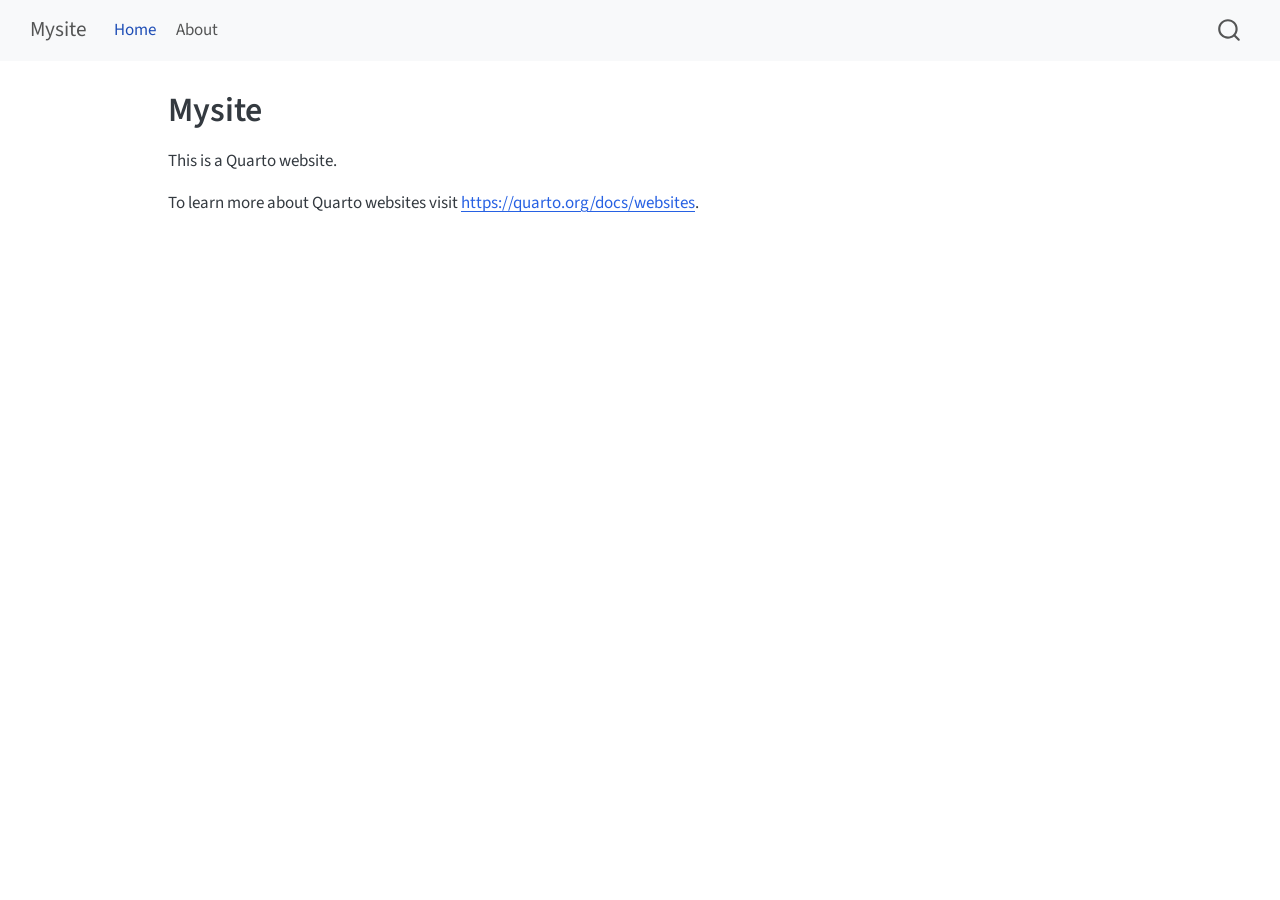
<file: docs/index.html>
<!DOCTYPE html>
<html xmlns="http://www.w3.org/1999/xhtml" lang="en" xml:lang="en"><head>

<meta charset="utf-8">
<meta name="generator" content="quarto-1.4.550">

<meta name="viewport" content="width=device-width, initial-scale=1.0, user-scalable=yes">


<title>Mysite</title>
<style>
code{white-space: pre-wrap;}
span.smallcaps{font-variant: small-caps;}
div.columns{display: flex; gap: min(4vw, 1.5em);}
div.column{flex: auto; overflow-x: auto;}
div.hanging-indent{margin-left: 1.5em; text-indent: -1.5em;}
ul.task-list{list-style: none;}
ul.task-list li input[type="checkbox"] {
  width: 0.8em;
  margin: 0 0.8em 0.2em -1em; /* quarto-specific, see https://github.com/quarto-dev/quarto-cli/issues/4556 */ 
  vertical-align: middle;
}
</style>


<script src="site_libs/quarto-nav/quarto-nav.js"></script>
<script src="site_libs/quarto-nav/headroom.min.js"></script>
<script src="site_libs/clipboard/clipboard.min.js"></script>
<script src="site_libs/quarto-search/autocomplete.umd.js"></script>
<script src="site_libs/quarto-search/fuse.min.js"></script>
<script src="site_libs/quarto-search/quarto-search.js"></script>
<meta name="quarto:offset" content="./">
<script src="site_libs/quarto-html/quarto.js"></script>
<script src="site_libs/quarto-html/popper.min.js"></script>
<script src="site_libs/quarto-html/tippy.umd.min.js"></script>
<script src="site_libs/quarto-html/anchor.min.js"></script>
<link href="site_libs/quarto-html/tippy.css" rel="stylesheet">
<link href="site_libs/quarto-html/quarto-syntax-highlighting.css" rel="stylesheet" id="quarto-text-highlighting-styles">
<script src="site_libs/bootstrap/bootstrap.min.js"></script>
<link href="site_libs/bootstrap/bootstrap-icons.css" rel="stylesheet">
<link href="site_libs/bootstrap/bootstrap.min.css" rel="stylesheet" id="quarto-bootstrap" data-mode="light">
<script id="quarto-search-options" type="application/json">{
  "location": "navbar",
  "copy-button": false,
  "collapse-after": 3,
  "panel-placement": "end",
  "type": "overlay",
  "limit": 50,
  "keyboard-shortcut": [
    "f",
    "/",
    "s"
  ],
  "show-item-context": false,
  "language": {
    "search-no-results-text": "No results",
    "search-matching-documents-text": "matching documents",
    "search-copy-link-title": "Copy link to search",
    "search-hide-matches-text": "Hide additional matches",
    "search-more-match-text": "more match in this document",
    "search-more-matches-text": "more matches in this document",
    "search-clear-button-title": "Clear",
    "search-text-placeholder": "",
    "search-detached-cancel-button-title": "Cancel",
    "search-submit-button-title": "Submit",
    "search-label": "Search"
  }
}</script>


<link rel="stylesheet" href="styles.css">
</head>

<body class="nav-fixed">

<div id="quarto-search-results"></div>
  <header id="quarto-header" class="headroom fixed-top">
    <nav class="navbar navbar-expand-lg " data-bs-theme="dark">
      <div class="navbar-container container-fluid">
      <div class="navbar-brand-container mx-auto">
    <a class="navbar-brand" href="./index.html">
    <span class="navbar-title">Mysite</span>
    </a>
  </div>
            <div id="quarto-search" class="" title="Search"></div>
          <button class="navbar-toggler" type="button" data-bs-toggle="collapse" data-bs-target="#navbarCollapse" aria-controls="navbarCollapse" aria-expanded="false" aria-label="Toggle navigation" onclick="if (window.quartoToggleHeadroom) { window.quartoToggleHeadroom(); }">
  <span class="navbar-toggler-icon"></span>
</button>
          <div class="collapse navbar-collapse" id="navbarCollapse">
            <ul class="navbar-nav navbar-nav-scroll me-auto">
  <li class="nav-item">
    <a class="nav-link active" href="./index.html" aria-current="page"> 
<span class="menu-text">Home</span></a>
  </li>  
  <li class="nav-item">
    <a class="nav-link" href="./about.html"> 
<span class="menu-text">About</span></a>
  </li>  
</ul>
          </div> <!-- /navcollapse -->
          <div class="quarto-navbar-tools">
</div>
      </div> <!-- /container-fluid -->
    </nav>
</header>
<!-- content -->
<div id="quarto-content" class="quarto-container page-columns page-rows-contents page-layout-article page-navbar">
<!-- sidebar -->
<!-- margin-sidebar -->
    <div id="quarto-margin-sidebar" class="sidebar margin-sidebar">
        
    </div>
<!-- main -->
<main class="content" id="quarto-document-content">

<header id="title-block-header" class="quarto-title-block default">
<div class="quarto-title">
<h1 class="title">Mysite</h1>
</div>



<div class="quarto-title-meta">

    
  
    
  </div>
  


</header>


<p>This is a Quarto website.</p>
<p>To learn more about Quarto websites visit <a href="https://quarto.org/docs/websites" class="uri">https://quarto.org/docs/websites</a>.</p>



</main> <!-- /main -->
<script id="quarto-html-after-body" type="application/javascript">
window.document.addEventListener("DOMContentLoaded", function (event) {
  const toggleBodyColorMode = (bsSheetEl) => {
    const mode = bsSheetEl.getAttribute("data-mode");
    const bodyEl = window.document.querySelector("body");
    if (mode === "dark") {
      bodyEl.classList.add("quarto-dark");
      bodyEl.classList.remove("quarto-light");
    } else {
      bodyEl.classList.add("quarto-light");
      bodyEl.classList.remove("quarto-dark");
    }
  }
  const toggleBodyColorPrimary = () => {
    const bsSheetEl = window.document.querySelector("link#quarto-bootstrap");
    if (bsSheetEl) {
      toggleBodyColorMode(bsSheetEl);
    }
  }
  toggleBodyColorPrimary();  
  const icon = "";
  const anchorJS = new window.AnchorJS();
  anchorJS.options = {
    placement: 'right',
    icon: icon
  };
  anchorJS.add('.anchored');
  const isCodeAnnotation = (el) => {
    for (const clz of el.classList) {
      if (clz.startsWith('code-annotation-')) {                     
        return true;
      }
    }
    return false;
  }
  const clipboard = new window.ClipboardJS('.code-copy-button', {
    text: function(trigger) {
      const codeEl = trigger.previousElementSibling.cloneNode(true);
      for (const childEl of codeEl.children) {
        if (isCodeAnnotation(childEl)) {
          childEl.remove();
        }
      }
      return codeEl.innerText;
    }
  });
  clipboard.on('success', function(e) {
    // button target
    const button = e.trigger;
    // don't keep focus
    button.blur();
    // flash "checked"
    button.classList.add('code-copy-button-checked');
    var currentTitle = button.getAttribute("title");
    button.setAttribute("title", "Copied!");
    let tooltip;
    if (window.bootstrap) {
      button.setAttribute("data-bs-toggle", "tooltip");
      button.setAttribute("data-bs-placement", "left");
      button.setAttribute("data-bs-title", "Copied!");
      tooltip = new bootstrap.Tooltip(button, 
        { trigger: "manual", 
          customClass: "code-copy-button-tooltip",
          offset: [0, -8]});
      tooltip.show();    
    }
    setTimeout(function() {
      if (tooltip) {
        tooltip.hide();
        button.removeAttribute("data-bs-title");
        button.removeAttribute("data-bs-toggle");
        button.removeAttribute("data-bs-placement");
      }
      button.setAttribute("title", currentTitle);
      button.classList.remove('code-copy-button-checked');
    }, 1000);
    // clear code selection
    e.clearSelection();
  });
  function tippyHover(el, contentFn, onTriggerFn, onUntriggerFn) {
    const config = {
      allowHTML: true,
      maxWidth: 500,
      delay: 100,
      arrow: false,
      appendTo: function(el) {
          return el.parentElement;
      },
      interactive: true,
      interactiveBorder: 10,
      theme: 'quarto',
      placement: 'bottom-start',
    };
    if (contentFn) {
      config.content = contentFn;
    }
    if (onTriggerFn) {
      config.onTrigger = onTriggerFn;
    }
    if (onUntriggerFn) {
      config.onUntrigger = onUntriggerFn;
    }
    window.tippy(el, config); 
  }
  const noterefs = window.document.querySelectorAll('a[role="doc-noteref"]');
  for (var i=0; i<noterefs.length; i++) {
    const ref = noterefs[i];
    tippyHover(ref, function() {
      // use id or data attribute instead here
      let href = ref.getAttribute('data-footnote-href') || ref.getAttribute('href');
      try { href = new URL(href).hash; } catch {}
      const id = href.replace(/^#\/?/, "");
      const note = window.document.getElementById(id);
      return note.innerHTML;
    });
  }
  const xrefs = window.document.querySelectorAll('a.quarto-xref');
  const processXRef = (id, note) => {
    // Strip column container classes
    const stripColumnClz = (el) => {
      el.classList.remove("page-full", "page-columns");
      if (el.children) {
        for (const child of el.children) {
          stripColumnClz(child);
        }
      }
    }
    stripColumnClz(note)
    if (id === null || id.startsWith('sec-')) {
      // Special case sections, only their first couple elements
      const container = document.createElement("div");
      if (note.children && note.children.length > 2) {
        container.appendChild(note.children[0].cloneNode(true));
        for (let i = 1; i < note.children.length; i++) {
          const child = note.children[i];
          if (child.tagName === "P" && child.innerText === "") {
            continue;
          } else {
            container.appendChild(child.cloneNode(true));
            break;
          }
        }
        if (window.Quarto?.typesetMath) {
          window.Quarto.typesetMath(container);
        }
        return container.innerHTML
      } else {
        if (window.Quarto?.typesetMath) {
          window.Quarto.typesetMath(note);
        }
        return note.innerHTML;
      }
    } else {
      // Remove any anchor links if they are present
      const anchorLink = note.querySelector('a.anchorjs-link');
      if (anchorLink) {
        anchorLink.remove();
      }
      if (window.Quarto?.typesetMath) {
        window.Quarto.typesetMath(note);
      }
      // TODO in 1.5, we should make sure this works without a callout special case
      if (note.classList.contains("callout")) {
        return note.outerHTML;
      } else {
        return note.innerHTML;
      }
    }
  }
  for (var i=0; i<xrefs.length; i++) {
    const xref = xrefs[i];
    tippyHover(xref, undefined, function(instance) {
      instance.disable();
      let url = xref.getAttribute('href');
      let hash = undefined; 
      if (url.startsWith('#')) {
        hash = url;
      } else {
        try { hash = new URL(url).hash; } catch {}
      }
      if (hash) {
        const id = hash.replace(/^#\/?/, "");
        const note = window.document.getElementById(id);
        if (note !== null) {
          try {
            const html = processXRef(id, note.cloneNode(true));
            instance.setContent(html);
          } finally {
            instance.enable();
            instance.show();
          }
        } else {
          // See if we can fetch this
          fetch(url.split('#')[0])
          .then(res => res.text())
          .then(html => {
            const parser = new DOMParser();
            const htmlDoc = parser.parseFromString(html, "text/html");
            const note = htmlDoc.getElementById(id);
            if (note !== null) {
              const html = processXRef(id, note);
              instance.setContent(html);
            } 
          }).finally(() => {
            instance.enable();
            instance.show();
          });
        }
      } else {
        // See if we can fetch a full url (with no hash to target)
        // This is a special case and we should probably do some content thinning / targeting
        fetch(url)
        .then(res => res.text())
        .then(html => {
          const parser = new DOMParser();
          const htmlDoc = parser.parseFromString(html, "text/html");
          const note = htmlDoc.querySelector('main.content');
          if (note !== null) {
            // This should only happen for chapter cross references
            // (since there is no id in the URL)
            // remove the first header
            if (note.children.length > 0 && note.children[0].tagName === "HEADER") {
              note.children[0].remove();
            }
            const html = processXRef(null, note);
            instance.setContent(html);
          } 
        }).finally(() => {
          instance.enable();
          instance.show();
        });
      }
    }, function(instance) {
    });
  }
      let selectedAnnoteEl;
      const selectorForAnnotation = ( cell, annotation) => {
        let cellAttr = 'data-code-cell="' + cell + '"';
        let lineAttr = 'data-code-annotation="' +  annotation + '"';
        const selector = 'span[' + cellAttr + '][' + lineAttr + ']';
        return selector;
      }
      const selectCodeLines = (annoteEl) => {
        const doc = window.document;
        const targetCell = annoteEl.getAttribute("data-target-cell");
        const targetAnnotation = annoteEl.getAttribute("data-target-annotation");
        const annoteSpan = window.document.querySelector(selectorForAnnotation(targetCell, targetAnnotation));
        const lines = annoteSpan.getAttribute("data-code-lines").split(",");
        const lineIds = lines.map((line) => {
          return targetCell + "-" + line;
        })
        let top = null;
        let height = null;
        let parent = null;
        if (lineIds.length > 0) {
            //compute the position of the single el (top and bottom and make a div)
            const el = window.document.getElementById(lineIds[0]);
            top = el.offsetTop;
            height = el.offsetHeight;
            parent = el.parentElement.parentElement;
          if (lineIds.length > 1) {
            const lastEl = window.document.getElementById(lineIds[lineIds.length - 1]);
            const bottom = lastEl.offsetTop + lastEl.offsetHeight;
            height = bottom - top;
          }
          if (top !== null && height !== null && parent !== null) {
            // cook up a div (if necessary) and position it 
            let div = window.document.getElementById("code-annotation-line-highlight");
            if (div === null) {
              div = window.document.createElement("div");
              div.setAttribute("id", "code-annotation-line-highlight");
              div.style.position = 'absolute';
              parent.appendChild(div);
            }
            div.style.top = top - 2 + "px";
            div.style.height = height + 4 + "px";
            div.style.left = 0;
            let gutterDiv = window.document.getElementById("code-annotation-line-highlight-gutter");
            if (gutterDiv === null) {
              gutterDiv = window.document.createElement("div");
              gutterDiv.setAttribute("id", "code-annotation-line-highlight-gutter");
              gutterDiv.style.position = 'absolute';
              const codeCell = window.document.getElementById(targetCell);
              const gutter = codeCell.querySelector('.code-annotation-gutter');
              gutter.appendChild(gutterDiv);
            }
            gutterDiv.style.top = top - 2 + "px";
            gutterDiv.style.height = height + 4 + "px";
          }
          selectedAnnoteEl = annoteEl;
        }
      };
      const unselectCodeLines = () => {
        const elementsIds = ["code-annotation-line-highlight", "code-annotation-line-highlight-gutter"];
        elementsIds.forEach((elId) => {
          const div = window.document.getElementById(elId);
          if (div) {
            div.remove();
          }
        });
        selectedAnnoteEl = undefined;
      };
        // Handle positioning of the toggle
    window.addEventListener(
      "resize",
      throttle(() => {
        elRect = undefined;
        if (selectedAnnoteEl) {
          selectCodeLines(selectedAnnoteEl);
        }
      }, 10)
    );
    function throttle(fn, ms) {
    let throttle = false;
    let timer;
      return (...args) => {
        if(!throttle) { // first call gets through
            fn.apply(this, args);
            throttle = true;
        } else { // all the others get throttled
            if(timer) clearTimeout(timer); // cancel #2
            timer = setTimeout(() => {
              fn.apply(this, args);
              timer = throttle = false;
            }, ms);
        }
      };
    }
      // Attach click handler to the DT
      const annoteDls = window.document.querySelectorAll('dt[data-target-cell]');
      for (const annoteDlNode of annoteDls) {
        annoteDlNode.addEventListener('click', (event) => {
          const clickedEl = event.target;
          if (clickedEl !== selectedAnnoteEl) {
            unselectCodeLines();
            const activeEl = window.document.querySelector('dt[data-target-cell].code-annotation-active');
            if (activeEl) {
              activeEl.classList.remove('code-annotation-active');
            }
            selectCodeLines(clickedEl);
            clickedEl.classList.add('code-annotation-active');
          } else {
            // Unselect the line
            unselectCodeLines();
            clickedEl.classList.remove('code-annotation-active');
          }
        });
      }
  const findCites = (el) => {
    const parentEl = el.parentElement;
    if (parentEl) {
      const cites = parentEl.dataset.cites;
      if (cites) {
        return {
          el,
          cites: cites.split(' ')
        };
      } else {
        return findCites(el.parentElement)
      }
    } else {
      return undefined;
    }
  };
  var bibliorefs = window.document.querySelectorAll('a[role="doc-biblioref"]');
  for (var i=0; i<bibliorefs.length; i++) {
    const ref = bibliorefs[i];
    const citeInfo = findCites(ref);
    if (citeInfo) {
      tippyHover(citeInfo.el, function() {
        var popup = window.document.createElement('div');
        citeInfo.cites.forEach(function(cite) {
          var citeDiv = window.document.createElement('div');
          citeDiv.classList.add('hanging-indent');
          citeDiv.classList.add('csl-entry');
          var biblioDiv = window.document.getElementById('ref-' + cite);
          if (biblioDiv) {
            citeDiv.innerHTML = biblioDiv.innerHTML;
          }
          popup.appendChild(citeDiv);
        });
        return popup.innerHTML;
      });
    }
  }
});
</script>
</div> <!-- /content -->




</body></html>
</file>
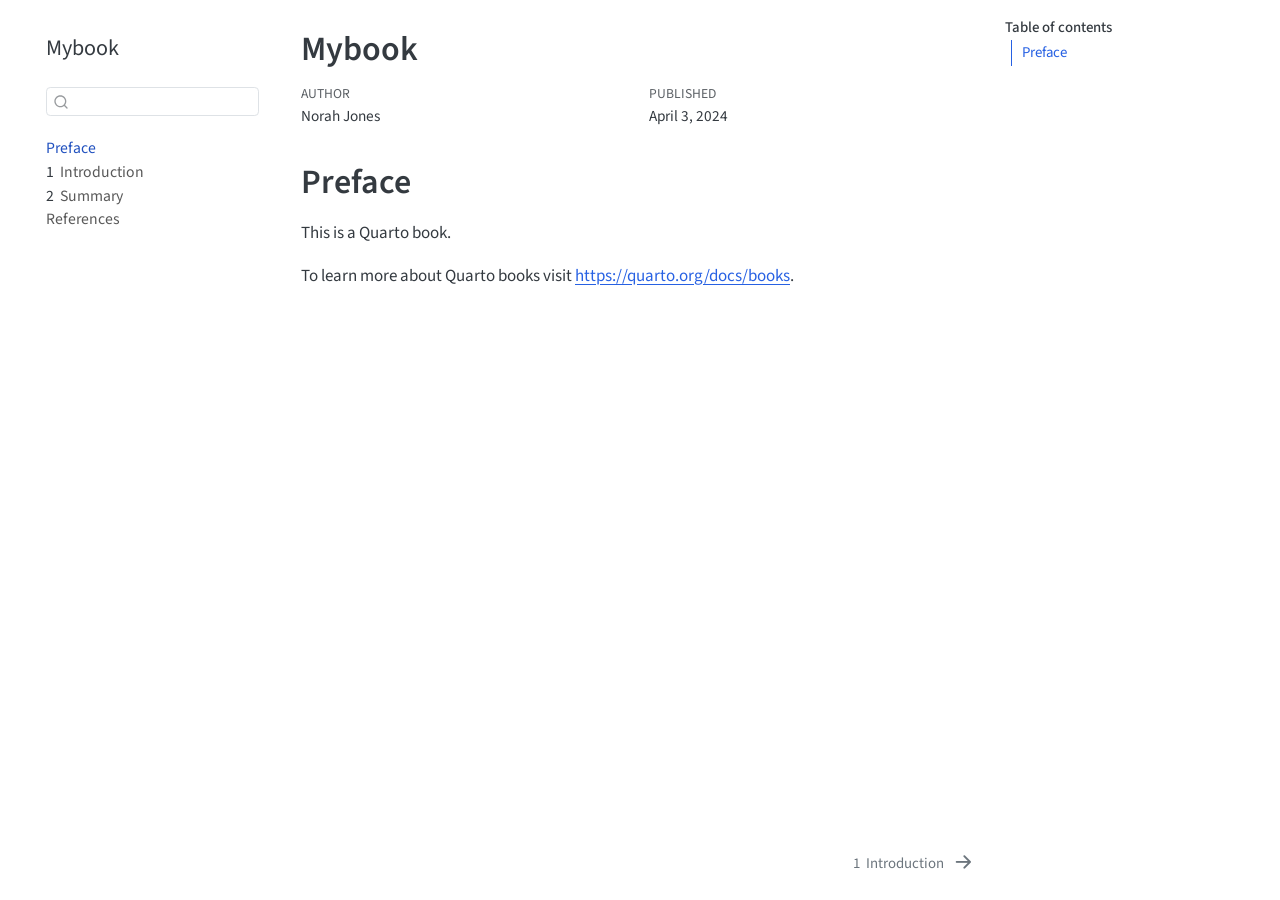
<file: mybook/_book/index.html>
<!DOCTYPE html>
<html xmlns="http://www.w3.org/1999/xhtml" lang="en" xml:lang="en"><head>

<meta charset="utf-8">
<meta name="generator" content="quarto-1.4.550">

<meta name="viewport" content="width=device-width, initial-scale=1.0, user-scalable=yes">

<meta name="author" content="Norah Jones">
<meta name="dcterms.date" content="2024-04-03">

<title>Mybook</title>
<style>
code{white-space: pre-wrap;}
span.smallcaps{font-variant: small-caps;}
div.columns{display: flex; gap: min(4vw, 1.5em);}
div.column{flex: auto; overflow-x: auto;}
div.hanging-indent{margin-left: 1.5em; text-indent: -1.5em;}
ul.task-list{list-style: none;}
ul.task-list li input[type="checkbox"] {
  width: 0.8em;
  margin: 0 0.8em 0.2em -1em; /* quarto-specific, see https://github.com/quarto-dev/quarto-cli/issues/4556 */ 
  vertical-align: middle;
}
</style>


<script src="site_libs/quarto-nav/quarto-nav.js"></script>
<script src="site_libs/quarto-nav/headroom.min.js"></script>
<script src="site_libs/clipboard/clipboard.min.js"></script>
<script src="site_libs/quarto-search/autocomplete.umd.js"></script>
<script src="site_libs/quarto-search/fuse.min.js"></script>
<script src="site_libs/quarto-search/quarto-search.js"></script>
<meta name="quarto:offset" content="./">
<link href="./intro.html" rel="next">
<script src="site_libs/quarto-html/quarto.js"></script>
<script src="site_libs/quarto-html/popper.min.js"></script>
<script src="site_libs/quarto-html/tippy.umd.min.js"></script>
<script src="site_libs/quarto-html/anchor.min.js"></script>
<link href="site_libs/quarto-html/tippy.css" rel="stylesheet">
<link href="site_libs/quarto-html/quarto-syntax-highlighting.css" rel="stylesheet" id="quarto-text-highlighting-styles">
<script src="site_libs/bootstrap/bootstrap.min.js"></script>
<link href="site_libs/bootstrap/bootstrap-icons.css" rel="stylesheet">
<link href="site_libs/bootstrap/bootstrap.min.css" rel="stylesheet" id="quarto-bootstrap" data-mode="light">
<script id="quarto-search-options" type="application/json">{
  "location": "sidebar",
  "copy-button": false,
  "collapse-after": 3,
  "panel-placement": "start",
  "type": "textbox",
  "limit": 50,
  "keyboard-shortcut": [
    "f",
    "/",
    "s"
  ],
  "show-item-context": false,
  "language": {
    "search-no-results-text": "No results",
    "search-matching-documents-text": "matching documents",
    "search-copy-link-title": "Copy link to search",
    "search-hide-matches-text": "Hide additional matches",
    "search-more-match-text": "more match in this document",
    "search-more-matches-text": "more matches in this document",
    "search-clear-button-title": "Clear",
    "search-text-placeholder": "",
    "search-detached-cancel-button-title": "Cancel",
    "search-submit-button-title": "Submit",
    "search-label": "Search"
  }
}</script>


</head>

<body class="nav-sidebar floating">

<div id="quarto-search-results"></div>
  <header id="quarto-header" class="headroom fixed-top">
  <nav class="quarto-secondary-nav">
    <div class="container-fluid d-flex">
      <button type="button" class="quarto-btn-toggle btn" data-bs-toggle="collapse" data-bs-target=".quarto-sidebar-collapse-item" aria-controls="quarto-sidebar" aria-expanded="false" aria-label="Toggle sidebar navigation" onclick="if (window.quartoToggleHeadroom) { window.quartoToggleHeadroom(); }">
        <i class="bi bi-layout-text-sidebar-reverse"></i>
      </button>
        <nav class="quarto-page-breadcrumbs" aria-label="breadcrumb"><ol class="breadcrumb"><li class="breadcrumb-item"><a href="./index.html">Preface</a></li></ol></nav>
        <a class="flex-grow-1" role="button" data-bs-toggle="collapse" data-bs-target=".quarto-sidebar-collapse-item" aria-controls="quarto-sidebar" aria-expanded="false" aria-label="Toggle sidebar navigation" onclick="if (window.quartoToggleHeadroom) { window.quartoToggleHeadroom(); }">      
        </a>
      <button type="button" class="btn quarto-search-button" aria-label="" onclick="window.quartoOpenSearch();">
        <i class="bi bi-search"></i>
      </button>
    </div>
  </nav>
</header>
<!-- content -->
<div id="quarto-content" class="quarto-container page-columns page-rows-contents page-layout-article">
<!-- sidebar -->
  <nav id="quarto-sidebar" class="sidebar collapse collapse-horizontal quarto-sidebar-collapse-item sidebar-navigation floating overflow-auto">
    <div class="pt-lg-2 mt-2 text-left sidebar-header">
    <div class="sidebar-title mb-0 py-0">
      <a href="./">Mybook</a> 
    </div>
      </div>
        <div class="mt-2 flex-shrink-0 align-items-center">
        <div class="sidebar-search">
        <div id="quarto-search" class="" title="Search"></div>
        </div>
        </div>
    <div class="sidebar-menu-container"> 
    <ul class="list-unstyled mt-1">
        <li class="sidebar-item">
  <div class="sidebar-item-container"> 
  <a href="./index.html" class="sidebar-item-text sidebar-link active">
 <span class="menu-text">Preface</span></a>
  </div>
</li>
        <li class="sidebar-item">
  <div class="sidebar-item-container"> 
  <a href="./intro.html" class="sidebar-item-text sidebar-link">
 <span class="menu-text"><span class="chapter-number">1</span>&nbsp; <span class="chapter-title">Introduction</span></span></a>
  </div>
</li>
        <li class="sidebar-item">
  <div class="sidebar-item-container"> 
  <a href="./summary.html" class="sidebar-item-text sidebar-link">
 <span class="menu-text"><span class="chapter-number">2</span>&nbsp; <span class="chapter-title">Summary</span></span></a>
  </div>
</li>
        <li class="sidebar-item">
  <div class="sidebar-item-container"> 
  <a href="./references.html" class="sidebar-item-text sidebar-link">
 <span class="menu-text">References</span></a>
  </div>
</li>
    </ul>
    </div>
</nav>
<div id="quarto-sidebar-glass" class="quarto-sidebar-collapse-item" data-bs-toggle="collapse" data-bs-target=".quarto-sidebar-collapse-item"></div>
<!-- margin-sidebar -->
    <div id="quarto-margin-sidebar" class="sidebar margin-sidebar">
        <nav id="TOC" role="doc-toc" class="toc-active">
    <h2 id="toc-title">Table of contents</h2>
   
  <ul>
  <li><a href="#preface" id="toc-preface" class="nav-link active" data-scroll-target="#preface">Preface</a></li>
  </ul>
</nav>
    </div>
<!-- main -->
<main class="content" id="quarto-document-content">

<header id="title-block-header" class="quarto-title-block default">
<div class="quarto-title">
<h1 class="title">Mybook</h1>
</div>



<div class="quarto-title-meta">

    <div>
    <div class="quarto-title-meta-heading">Author</div>
    <div class="quarto-title-meta-contents">
             <p>Norah Jones </p>
          </div>
  </div>
    
    <div>
    <div class="quarto-title-meta-heading">Published</div>
    <div class="quarto-title-meta-contents">
      <p class="date">April 3, 2024</p>
    </div>
  </div>
  
    
  </div>
  


</header>


<section id="preface" class="level1 unnumbered">
<h1 class="unnumbered">Preface</h1>
<p>This is a Quarto book.</p>
<p>To learn more about Quarto books visit <a href="https://quarto.org/docs/books" class="uri">https://quarto.org/docs/books</a>.</p>


</section>

</main> <!-- /main -->
<script id="quarto-html-after-body" type="application/javascript">
window.document.addEventListener("DOMContentLoaded", function (event) {
  const toggleBodyColorMode = (bsSheetEl) => {
    const mode = bsSheetEl.getAttribute("data-mode");
    const bodyEl = window.document.querySelector("body");
    if (mode === "dark") {
      bodyEl.classList.add("quarto-dark");
      bodyEl.classList.remove("quarto-light");
    } else {
      bodyEl.classList.add("quarto-light");
      bodyEl.classList.remove("quarto-dark");
    }
  }
  const toggleBodyColorPrimary = () => {
    const bsSheetEl = window.document.querySelector("link#quarto-bootstrap");
    if (bsSheetEl) {
      toggleBodyColorMode(bsSheetEl);
    }
  }
  toggleBodyColorPrimary();  
  const icon = "";
  const anchorJS = new window.AnchorJS();
  anchorJS.options = {
    placement: 'right',
    icon: icon
  };
  anchorJS.add('.anchored');
  const isCodeAnnotation = (el) => {
    for (const clz of el.classList) {
      if (clz.startsWith('code-annotation-')) {                     
        return true;
      }
    }
    return false;
  }
  const clipboard = new window.ClipboardJS('.code-copy-button', {
    text: function(trigger) {
      const codeEl = trigger.previousElementSibling.cloneNode(true);
      for (const childEl of codeEl.children) {
        if (isCodeAnnotation(childEl)) {
          childEl.remove();
        }
      }
      return codeEl.innerText;
    }
  });
  clipboard.on('success', function(e) {
    // button target
    const button = e.trigger;
    // don't keep focus
    button.blur();
    // flash "checked"
    button.classList.add('code-copy-button-checked');
    var currentTitle = button.getAttribute("title");
    button.setAttribute("title", "Copied!");
    let tooltip;
    if (window.bootstrap) {
      button.setAttribute("data-bs-toggle", "tooltip");
      button.setAttribute("data-bs-placement", "left");
      button.setAttribute("data-bs-title", "Copied!");
      tooltip = new bootstrap.Tooltip(button, 
        { trigger: "manual", 
          customClass: "code-copy-button-tooltip",
          offset: [0, -8]});
      tooltip.show();    
    }
    setTimeout(function() {
      if (tooltip) {
        tooltip.hide();
        button.removeAttribute("data-bs-title");
        button.removeAttribute("data-bs-toggle");
        button.removeAttribute("data-bs-placement");
      }
      button.setAttribute("title", currentTitle);
      button.classList.remove('code-copy-button-checked');
    }, 1000);
    // clear code selection
    e.clearSelection();
  });
  function tippyHover(el, contentFn, onTriggerFn, onUntriggerFn) {
    const config = {
      allowHTML: true,
      maxWidth: 500,
      delay: 100,
      arrow: false,
      appendTo: function(el) {
          return el.parentElement;
      },
      interactive: true,
      interactiveBorder: 10,
      theme: 'quarto',
      placement: 'bottom-start',
    };
    if (contentFn) {
      config.content = contentFn;
    }
    if (onTriggerFn) {
      config.onTrigger = onTriggerFn;
    }
    if (onUntriggerFn) {
      config.onUntrigger = onUntriggerFn;
    }
    window.tippy(el, config); 
  }
  const noterefs = window.document.querySelectorAll('a[role="doc-noteref"]');
  for (var i=0; i<noterefs.length; i++) {
    const ref = noterefs[i];
    tippyHover(ref, function() {
      // use id or data attribute instead here
      let href = ref.getAttribute('data-footnote-href') || ref.getAttribute('href');
      try { href = new URL(href).hash; } catch {}
      const id = href.replace(/^#\/?/, "");
      const note = window.document.getElementById(id);
      return note.innerHTML;
    });
  }
  const xrefs = window.document.querySelectorAll('a.quarto-xref');
  const processXRef = (id, note) => {
    // Strip column container classes
    const stripColumnClz = (el) => {
      el.classList.remove("page-full", "page-columns");
      if (el.children) {
        for (const child of el.children) {
          stripColumnClz(child);
        }
      }
    }
    stripColumnClz(note)
    if (id === null || id.startsWith('sec-')) {
      // Special case sections, only their first couple elements
      const container = document.createElement("div");
      if (note.children && note.children.length > 2) {
        container.appendChild(note.children[0].cloneNode(true));
        for (let i = 1; i < note.children.length; i++) {
          const child = note.children[i];
          if (child.tagName === "P" && child.innerText === "") {
            continue;
          } else {
            container.appendChild(child.cloneNode(true));
            break;
          }
        }
        if (window.Quarto?.typesetMath) {
          window.Quarto.typesetMath(container);
        }
        return container.innerHTML
      } else {
        if (window.Quarto?.typesetMath) {
          window.Quarto.typesetMath(note);
        }
        return note.innerHTML;
      }
    } else {
      // Remove any anchor links if they are present
      const anchorLink = note.querySelector('a.anchorjs-link');
      if (anchorLink) {
        anchorLink.remove();
      }
      if (window.Quarto?.typesetMath) {
        window.Quarto.typesetMath(note);
      }
      // TODO in 1.5, we should make sure this works without a callout special case
      if (note.classList.contains("callout")) {
        return note.outerHTML;
      } else {
        return note.innerHTML;
      }
    }
  }
  for (var i=0; i<xrefs.length; i++) {
    const xref = xrefs[i];
    tippyHover(xref, undefined, function(instance) {
      instance.disable();
      let url = xref.getAttribute('href');
      let hash = undefined; 
      if (url.startsWith('#')) {
        hash = url;
      } else {
        try { hash = new URL(url).hash; } catch {}
      }
      if (hash) {
        const id = hash.replace(/^#\/?/, "");
        const note = window.document.getElementById(id);
        if (note !== null) {
          try {
            const html = processXRef(id, note.cloneNode(true));
            instance.setContent(html);
          } finally {
            instance.enable();
            instance.show();
          }
        } else {
          // See if we can fetch this
          fetch(url.split('#')[0])
          .then(res => res.text())
          .then(html => {
            const parser = new DOMParser();
            const htmlDoc = parser.parseFromString(html, "text/html");
            const note = htmlDoc.getElementById(id);
            if (note !== null) {
              const html = processXRef(id, note);
              instance.setContent(html);
            } 
          }).finally(() => {
            instance.enable();
            instance.show();
          });
        }
      } else {
        // See if we can fetch a full url (with no hash to target)
        // This is a special case and we should probably do some content thinning / targeting
        fetch(url)
        .then(res => res.text())
        .then(html => {
          const parser = new DOMParser();
          const htmlDoc = parser.parseFromString(html, "text/html");
          const note = htmlDoc.querySelector('main.content');
          if (note !== null) {
            // This should only happen for chapter cross references
            // (since there is no id in the URL)
            // remove the first header
            if (note.children.length > 0 && note.children[0].tagName === "HEADER") {
              note.children[0].remove();
            }
            const html = processXRef(null, note);
            instance.setContent(html);
          } 
        }).finally(() => {
          instance.enable();
          instance.show();
        });
      }
    }, function(instance) {
    });
  }
      let selectedAnnoteEl;
      const selectorForAnnotation = ( cell, annotation) => {
        let cellAttr = 'data-code-cell="' + cell + '"';
        let lineAttr = 'data-code-annotation="' +  annotation + '"';
        const selector = 'span[' + cellAttr + '][' + lineAttr + ']';
        return selector;
      }
      const selectCodeLines = (annoteEl) => {
        const doc = window.document;
        const targetCell = annoteEl.getAttribute("data-target-cell");
        const targetAnnotation = annoteEl.getAttribute("data-target-annotation");
        const annoteSpan = window.document.querySelector(selectorForAnnotation(targetCell, targetAnnotation));
        const lines = annoteSpan.getAttribute("data-code-lines").split(",");
        const lineIds = lines.map((line) => {
          return targetCell + "-" + line;
        })
        let top = null;
        let height = null;
        let parent = null;
        if (lineIds.length > 0) {
            //compute the position of the single el (top and bottom and make a div)
            const el = window.document.getElementById(lineIds[0]);
            top = el.offsetTop;
            height = el.offsetHeight;
            parent = el.parentElement.parentElement;
          if (lineIds.length > 1) {
            const lastEl = window.document.getElementById(lineIds[lineIds.length - 1]);
            const bottom = lastEl.offsetTop + lastEl.offsetHeight;
            height = bottom - top;
          }
          if (top !== null && height !== null && parent !== null) {
            // cook up a div (if necessary) and position it 
            let div = window.document.getElementById("code-annotation-line-highlight");
            if (div === null) {
              div = window.document.createElement("div");
              div.setAttribute("id", "code-annotation-line-highlight");
              div.style.position = 'absolute';
              parent.appendChild(div);
            }
            div.style.top = top - 2 + "px";
            div.style.height = height + 4 + "px";
            div.style.left = 0;
            let gutterDiv = window.document.getElementById("code-annotation-line-highlight-gutter");
            if (gutterDiv === null) {
              gutterDiv = window.document.createElement("div");
              gutterDiv.setAttribute("id", "code-annotation-line-highlight-gutter");
              gutterDiv.style.position = 'absolute';
              const codeCell = window.document.getElementById(targetCell);
              const gutter = codeCell.querySelector('.code-annotation-gutter');
              gutter.appendChild(gutterDiv);
            }
            gutterDiv.style.top = top - 2 + "px";
            gutterDiv.style.height = height + 4 + "px";
          }
          selectedAnnoteEl = annoteEl;
        }
      };
      const unselectCodeLines = () => {
        const elementsIds = ["code-annotation-line-highlight", "code-annotation-line-highlight-gutter"];
        elementsIds.forEach((elId) => {
          const div = window.document.getElementById(elId);
          if (div) {
            div.remove();
          }
        });
        selectedAnnoteEl = undefined;
      };
        // Handle positioning of the toggle
    window.addEventListener(
      "resize",
      throttle(() => {
        elRect = undefined;
        if (selectedAnnoteEl) {
          selectCodeLines(selectedAnnoteEl);
        }
      }, 10)
    );
    function throttle(fn, ms) {
    let throttle = false;
    let timer;
      return (...args) => {
        if(!throttle) { // first call gets through
            fn.apply(this, args);
            throttle = true;
        } else { // all the others get throttled
            if(timer) clearTimeout(timer); // cancel #2
            timer = setTimeout(() => {
              fn.apply(this, args);
              timer = throttle = false;
            }, ms);
        }
      };
    }
      // Attach click handler to the DT
      const annoteDls = window.document.querySelectorAll('dt[data-target-cell]');
      for (const annoteDlNode of annoteDls) {
        annoteDlNode.addEventListener('click', (event) => {
          const clickedEl = event.target;
          if (clickedEl !== selectedAnnoteEl) {
            unselectCodeLines();
            const activeEl = window.document.querySelector('dt[data-target-cell].code-annotation-active');
            if (activeEl) {
              activeEl.classList.remove('code-annotation-active');
            }
            selectCodeLines(clickedEl);
            clickedEl.classList.add('code-annotation-active');
          } else {
            // Unselect the line
            unselectCodeLines();
            clickedEl.classList.remove('code-annotation-active');
          }
        });
      }
  const findCites = (el) => {
    const parentEl = el.parentElement;
    if (parentEl) {
      const cites = parentEl.dataset.cites;
      if (cites) {
        return {
          el,
          cites: cites.split(' ')
        };
      } else {
        return findCites(el.parentElement)
      }
    } else {
      return undefined;
    }
  };
  var bibliorefs = window.document.querySelectorAll('a[role="doc-biblioref"]');
  for (var i=0; i<bibliorefs.length; i++) {
    const ref = bibliorefs[i];
    const citeInfo = findCites(ref);
    if (citeInfo) {
      tippyHover(citeInfo.el, function() {
        var popup = window.document.createElement('div');
        citeInfo.cites.forEach(function(cite) {
          var citeDiv = window.document.createElement('div');
          citeDiv.classList.add('hanging-indent');
          citeDiv.classList.add('csl-entry');
          var biblioDiv = window.document.getElementById('ref-' + cite);
          if (biblioDiv) {
            citeDiv.innerHTML = biblioDiv.innerHTML;
          }
          popup.appendChild(citeDiv);
        });
        return popup.innerHTML;
      });
    }
  }
});
</script>
<nav class="page-navigation">
  <div class="nav-page nav-page-previous">
  </div>
  <div class="nav-page nav-page-next">
      <a href="./intro.html" class="pagination-link" aria-label="Introduction">
        <span class="nav-page-text"><span class="chapter-number">1</span>&nbsp; <span class="chapter-title">Introduction</span></span> <i class="bi bi-arrow-right-short"></i>
      </a>
  </div>
</nav>
</div> <!-- /content -->




</body></html>
</file>
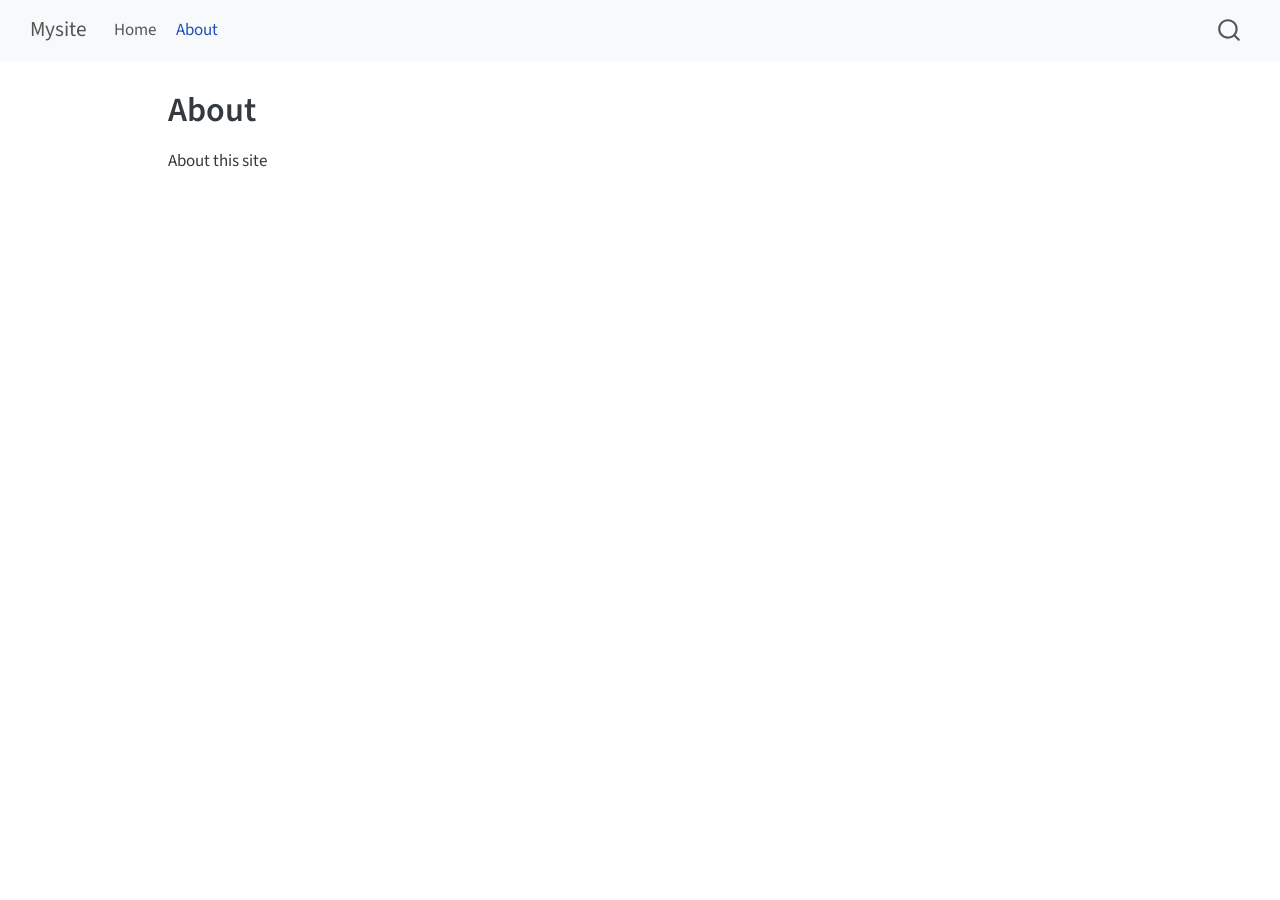
<file: docs/about.html>
<!DOCTYPE html>
<html xmlns="http://www.w3.org/1999/xhtml" lang="en" xml:lang="en"><head>

<meta charset="utf-8">
<meta name="generator" content="quarto-1.4.550">

<meta name="viewport" content="width=device-width, initial-scale=1.0, user-scalable=yes">


<title>Mysite - About</title>
<style>
code{white-space: pre-wrap;}
span.smallcaps{font-variant: small-caps;}
div.columns{display: flex; gap: min(4vw, 1.5em);}
div.column{flex: auto; overflow-x: auto;}
div.hanging-indent{margin-left: 1.5em; text-indent: -1.5em;}
ul.task-list{list-style: none;}
ul.task-list li input[type="checkbox"] {
  width: 0.8em;
  margin: 0 0.8em 0.2em -1em; /* quarto-specific, see https://github.com/quarto-dev/quarto-cli/issues/4556 */ 
  vertical-align: middle;
}
</style>


<script src="site_libs/quarto-nav/quarto-nav.js"></script>
<script src="site_libs/quarto-nav/headroom.min.js"></script>
<script src="site_libs/clipboard/clipboard.min.js"></script>
<script src="site_libs/quarto-search/autocomplete.umd.js"></script>
<script src="site_libs/quarto-search/fuse.min.js"></script>
<script src="site_libs/quarto-search/quarto-search.js"></script>
<meta name="quarto:offset" content="./">
<script src="site_libs/quarto-html/quarto.js"></script>
<script src="site_libs/quarto-html/popper.min.js"></script>
<script src="site_libs/quarto-html/tippy.umd.min.js"></script>
<script src="site_libs/quarto-html/anchor.min.js"></script>
<link href="site_libs/quarto-html/tippy.css" rel="stylesheet">
<link href="site_libs/quarto-html/quarto-syntax-highlighting.css" rel="stylesheet" id="quarto-text-highlighting-styles">
<script src="site_libs/bootstrap/bootstrap.min.js"></script>
<link href="site_libs/bootstrap/bootstrap-icons.css" rel="stylesheet">
<link href="site_libs/bootstrap/bootstrap.min.css" rel="stylesheet" id="quarto-bootstrap" data-mode="light">
<script id="quarto-search-options" type="application/json">{
  "location": "navbar",
  "copy-button": false,
  "collapse-after": 3,
  "panel-placement": "end",
  "type": "overlay",
  "limit": 50,
  "keyboard-shortcut": [
    "f",
    "/",
    "s"
  ],
  "show-item-context": false,
  "language": {
    "search-no-results-text": "No results",
    "search-matching-documents-text": "matching documents",
    "search-copy-link-title": "Copy link to search",
    "search-hide-matches-text": "Hide additional matches",
    "search-more-match-text": "more match in this document",
    "search-more-matches-text": "more matches in this document",
    "search-clear-button-title": "Clear",
    "search-text-placeholder": "",
    "search-detached-cancel-button-title": "Cancel",
    "search-submit-button-title": "Submit",
    "search-label": "Search"
  }
}</script>


<link rel="stylesheet" href="styles.css">
</head>

<body class="nav-fixed">

<div id="quarto-search-results"></div>
  <header id="quarto-header" class="headroom fixed-top">
    <nav class="navbar navbar-expand-lg " data-bs-theme="dark">
      <div class="navbar-container container-fluid">
      <div class="navbar-brand-container mx-auto">
    <a class="navbar-brand" href="./index.html">
    <span class="navbar-title">Mysite</span>
    </a>
  </div>
            <div id="quarto-search" class="" title="Search"></div>
          <button class="navbar-toggler" type="button" data-bs-toggle="collapse" data-bs-target="#navbarCollapse" aria-controls="navbarCollapse" aria-expanded="false" aria-label="Toggle navigation" onclick="if (window.quartoToggleHeadroom) { window.quartoToggleHeadroom(); }">
  <span class="navbar-toggler-icon"></span>
</button>
          <div class="collapse navbar-collapse" id="navbarCollapse">
            <ul class="navbar-nav navbar-nav-scroll me-auto">
  <li class="nav-item">
    <a class="nav-link" href="./index.html"> 
<span class="menu-text">Home</span></a>
  </li>  
  <li class="nav-item">
    <a class="nav-link active" href="./about.html" aria-current="page"> 
<span class="menu-text">About</span></a>
  </li>  
</ul>
          </div> <!-- /navcollapse -->
          <div class="quarto-navbar-tools">
</div>
      </div> <!-- /container-fluid -->
    </nav>
</header>
<!-- content -->
<div id="quarto-content" class="quarto-container page-columns page-rows-contents page-layout-article page-navbar">
<!-- sidebar -->
<!-- margin-sidebar -->
    <div id="quarto-margin-sidebar" class="sidebar margin-sidebar">
        
    </div>
<!-- main -->
<main class="content" id="quarto-document-content">

<header id="title-block-header" class="quarto-title-block default">
<div class="quarto-title">
<h1 class="title">About</h1>
</div>



<div class="quarto-title-meta">

    
  
    
  </div>
  


</header>


<p>About this site</p>



</main> <!-- /main -->
<script id="quarto-html-after-body" type="application/javascript">
window.document.addEventListener("DOMContentLoaded", function (event) {
  const toggleBodyColorMode = (bsSheetEl) => {
    const mode = bsSheetEl.getAttribute("data-mode");
    const bodyEl = window.document.querySelector("body");
    if (mode === "dark") {
      bodyEl.classList.add("quarto-dark");
      bodyEl.classList.remove("quarto-light");
    } else {
      bodyEl.classList.add("quarto-light");
      bodyEl.classList.remove("quarto-dark");
    }
  }
  const toggleBodyColorPrimary = () => {
    const bsSheetEl = window.document.querySelector("link#quarto-bootstrap");
    if (bsSheetEl) {
      toggleBodyColorMode(bsSheetEl);
    }
  }
  toggleBodyColorPrimary();  
  const icon = "";
  const anchorJS = new window.AnchorJS();
  anchorJS.options = {
    placement: 'right',
    icon: icon
  };
  anchorJS.add('.anchored');
  const isCodeAnnotation = (el) => {
    for (const clz of el.classList) {
      if (clz.startsWith('code-annotation-')) {                     
        return true;
      }
    }
    return false;
  }
  const clipboard = new window.ClipboardJS('.code-copy-button', {
    text: function(trigger) {
      const codeEl = trigger.previousElementSibling.cloneNode(true);
      for (const childEl of codeEl.children) {
        if (isCodeAnnotation(childEl)) {
          childEl.remove();
        }
      }
      return codeEl.innerText;
    }
  });
  clipboard.on('success', function(e) {
    // button target
    const button = e.trigger;
    // don't keep focus
    button.blur();
    // flash "checked"
    button.classList.add('code-copy-button-checked');
    var currentTitle = button.getAttribute("title");
    button.setAttribute("title", "Copied!");
    let tooltip;
    if (window.bootstrap) {
      button.setAttribute("data-bs-toggle", "tooltip");
      button.setAttribute("data-bs-placement", "left");
      button.setAttribute("data-bs-title", "Copied!");
      tooltip = new bootstrap.Tooltip(button, 
        { trigger: "manual", 
          customClass: "code-copy-button-tooltip",
          offset: [0, -8]});
      tooltip.show();    
    }
    setTimeout(function() {
      if (tooltip) {
        tooltip.hide();
        button.removeAttribute("data-bs-title");
        button.removeAttribute("data-bs-toggle");
        button.removeAttribute("data-bs-placement");
      }
      button.setAttribute("title", currentTitle);
      button.classList.remove('code-copy-button-checked');
    }, 1000);
    // clear code selection
    e.clearSelection();
  });
  function tippyHover(el, contentFn, onTriggerFn, onUntriggerFn) {
    const config = {
      allowHTML: true,
      maxWidth: 500,
      delay: 100,
      arrow: false,
      appendTo: function(el) {
          return el.parentElement;
      },
      interactive: true,
      interactiveBorder: 10,
      theme: 'quarto',
      placement: 'bottom-start',
    };
    if (contentFn) {
      config.content = contentFn;
    }
    if (onTriggerFn) {
      config.onTrigger = onTriggerFn;
    }
    if (onUntriggerFn) {
      config.onUntrigger = onUntriggerFn;
    }
    window.tippy(el, config); 
  }
  const noterefs = window.document.querySelectorAll('a[role="doc-noteref"]');
  for (var i=0; i<noterefs.length; i++) {
    const ref = noterefs[i];
    tippyHover(ref, function() {
      // use id or data attribute instead here
      let href = ref.getAttribute('data-footnote-href') || ref.getAttribute('href');
      try { href = new URL(href).hash; } catch {}
      const id = href.replace(/^#\/?/, "");
      const note = window.document.getElementById(id);
      return note.innerHTML;
    });
  }
  const xrefs = window.document.querySelectorAll('a.quarto-xref');
  const processXRef = (id, note) => {
    // Strip column container classes
    const stripColumnClz = (el) => {
      el.classList.remove("page-full", "page-columns");
      if (el.children) {
        for (const child of el.children) {
          stripColumnClz(child);
        }
      }
    }
    stripColumnClz(note)
    if (id === null || id.startsWith('sec-')) {
      // Special case sections, only their first couple elements
      const container = document.createElement("div");
      if (note.children && note.children.length > 2) {
        container.appendChild(note.children[0].cloneNode(true));
        for (let i = 1; i < note.children.length; i++) {
          const child = note.children[i];
          if (child.tagName === "P" && child.innerText === "") {
            continue;
          } else {
            container.appendChild(child.cloneNode(true));
            break;
          }
        }
        if (window.Quarto?.typesetMath) {
          window.Quarto.typesetMath(container);
        }
        return container.innerHTML
      } else {
        if (window.Quarto?.typesetMath) {
          window.Quarto.typesetMath(note);
        }
        return note.innerHTML;
      }
    } else {
      // Remove any anchor links if they are present
      const anchorLink = note.querySelector('a.anchorjs-link');
      if (anchorLink) {
        anchorLink.remove();
      }
      if (window.Quarto?.typesetMath) {
        window.Quarto.typesetMath(note);
      }
      // TODO in 1.5, we should make sure this works without a callout special case
      if (note.classList.contains("callout")) {
        return note.outerHTML;
      } else {
        return note.innerHTML;
      }
    }
  }
  for (var i=0; i<xrefs.length; i++) {
    const xref = xrefs[i];
    tippyHover(xref, undefined, function(instance) {
      instance.disable();
      let url = xref.getAttribute('href');
      let hash = undefined; 
      if (url.startsWith('#')) {
        hash = url;
      } else {
        try { hash = new URL(url).hash; } catch {}
      }
      if (hash) {
        const id = hash.replace(/^#\/?/, "");
        const note = window.document.getElementById(id);
        if (note !== null) {
          try {
            const html = processXRef(id, note.cloneNode(true));
            instance.setContent(html);
          } finally {
            instance.enable();
            instance.show();
          }
        } else {
          // See if we can fetch this
          fetch(url.split('#')[0])
          .then(res => res.text())
          .then(html => {
            const parser = new DOMParser();
            const htmlDoc = parser.parseFromString(html, "text/html");
            const note = htmlDoc.getElementById(id);
            if (note !== null) {
              const html = processXRef(id, note);
              instance.setContent(html);
            } 
          }).finally(() => {
            instance.enable();
            instance.show();
          });
        }
      } else {
        // See if we can fetch a full url (with no hash to target)
        // This is a special case and we should probably do some content thinning / targeting
        fetch(url)
        .then(res => res.text())
        .then(html => {
          const parser = new DOMParser();
          const htmlDoc = parser.parseFromString(html, "text/html");
          const note = htmlDoc.querySelector('main.content');
          if (note !== null) {
            // This should only happen for chapter cross references
            // (since there is no id in the URL)
            // remove the first header
            if (note.children.length > 0 && note.children[0].tagName === "HEADER") {
              note.children[0].remove();
            }
            const html = processXRef(null, note);
            instance.setContent(html);
          } 
        }).finally(() => {
          instance.enable();
          instance.show();
        });
      }
    }, function(instance) {
    });
  }
      let selectedAnnoteEl;
      const selectorForAnnotation = ( cell, annotation) => {
        let cellAttr = 'data-code-cell="' + cell + '"';
        let lineAttr = 'data-code-annotation="' +  annotation + '"';
        const selector = 'span[' + cellAttr + '][' + lineAttr + ']';
        return selector;
      }
      const selectCodeLines = (annoteEl) => {
        const doc = window.document;
        const targetCell = annoteEl.getAttribute("data-target-cell");
        const targetAnnotation = annoteEl.getAttribute("data-target-annotation");
        const annoteSpan = window.document.querySelector(selectorForAnnotation(targetCell, targetAnnotation));
        const lines = annoteSpan.getAttribute("data-code-lines").split(",");
        const lineIds = lines.map((line) => {
          return targetCell + "-" + line;
        })
        let top = null;
        let height = null;
        let parent = null;
        if (lineIds.length > 0) {
            //compute the position of the single el (top and bottom and make a div)
            const el = window.document.getElementById(lineIds[0]);
            top = el.offsetTop;
            height = el.offsetHeight;
            parent = el.parentElement.parentElement;
          if (lineIds.length > 1) {
            const lastEl = window.document.getElementById(lineIds[lineIds.length - 1]);
            const bottom = lastEl.offsetTop + lastEl.offsetHeight;
            height = bottom - top;
          }
          if (top !== null && height !== null && parent !== null) {
            // cook up a div (if necessary) and position it 
            let div = window.document.getElementById("code-annotation-line-highlight");
            if (div === null) {
              div = window.document.createElement("div");
              div.setAttribute("id", "code-annotation-line-highlight");
              div.style.position = 'absolute';
              parent.appendChild(div);
            }
            div.style.top = top - 2 + "px";
            div.style.height = height + 4 + "px";
            div.style.left = 0;
            let gutterDiv = window.document.getElementById("code-annotation-line-highlight-gutter");
            if (gutterDiv === null) {
              gutterDiv = window.document.createElement("div");
              gutterDiv.setAttribute("id", "code-annotation-line-highlight-gutter");
              gutterDiv.style.position = 'absolute';
              const codeCell = window.document.getElementById(targetCell);
              const gutter = codeCell.querySelector('.code-annotation-gutter');
              gutter.appendChild(gutterDiv);
            }
            gutterDiv.style.top = top - 2 + "px";
            gutterDiv.style.height = height + 4 + "px";
          }
          selectedAnnoteEl = annoteEl;
        }
      };
      const unselectCodeLines = () => {
        const elementsIds = ["code-annotation-line-highlight", "code-annotation-line-highlight-gutter"];
        elementsIds.forEach((elId) => {
          const div = window.document.getElementById(elId);
          if (div) {
            div.remove();
          }
        });
        selectedAnnoteEl = undefined;
      };
        // Handle positioning of the toggle
    window.addEventListener(
      "resize",
      throttle(() => {
        elRect = undefined;
        if (selectedAnnoteEl) {
          selectCodeLines(selectedAnnoteEl);
        }
      }, 10)
    );
    function throttle(fn, ms) {
    let throttle = false;
    let timer;
      return (...args) => {
        if(!throttle) { // first call gets through
            fn.apply(this, args);
            throttle = true;
        } else { // all the others get throttled
            if(timer) clearTimeout(timer); // cancel #2
            timer = setTimeout(() => {
              fn.apply(this, args);
              timer = throttle = false;
            }, ms);
        }
      };
    }
      // Attach click handler to the DT
      const annoteDls = window.document.querySelectorAll('dt[data-target-cell]');
      for (const annoteDlNode of annoteDls) {
        annoteDlNode.addEventListener('click', (event) => {
          const clickedEl = event.target;
          if (clickedEl !== selectedAnnoteEl) {
            unselectCodeLines();
            const activeEl = window.document.querySelector('dt[data-target-cell].code-annotation-active');
            if (activeEl) {
              activeEl.classList.remove('code-annotation-active');
            }
            selectCodeLines(clickedEl);
            clickedEl.classList.add('code-annotation-active');
          } else {
            // Unselect the line
            unselectCodeLines();
            clickedEl.classList.remove('code-annotation-active');
          }
        });
      }
  const findCites = (el) => {
    const parentEl = el.parentElement;
    if (parentEl) {
      const cites = parentEl.dataset.cites;
      if (cites) {
        return {
          el,
          cites: cites.split(' ')
        };
      } else {
        return findCites(el.parentElement)
      }
    } else {
      return undefined;
    }
  };
  var bibliorefs = window.document.querySelectorAll('a[role="doc-biblioref"]');
  for (var i=0; i<bibliorefs.length; i++) {
    const ref = bibliorefs[i];
    const citeInfo = findCites(ref);
    if (citeInfo) {
      tippyHover(citeInfo.el, function() {
        var popup = window.document.createElement('div');
        citeInfo.cites.forEach(function(cite) {
          var citeDiv = window.document.createElement('div');
          citeDiv.classList.add('hanging-indent');
          citeDiv.classList.add('csl-entry');
          var biblioDiv = window.document.getElementById('ref-' + cite);
          if (biblioDiv) {
            citeDiv.innerHTML = biblioDiv.innerHTML;
          }
          popup.appendChild(citeDiv);
        });
        return popup.innerHTML;
      });
    }
  }
});
</script>
</div> <!-- /content -->




</body></html>
</file>
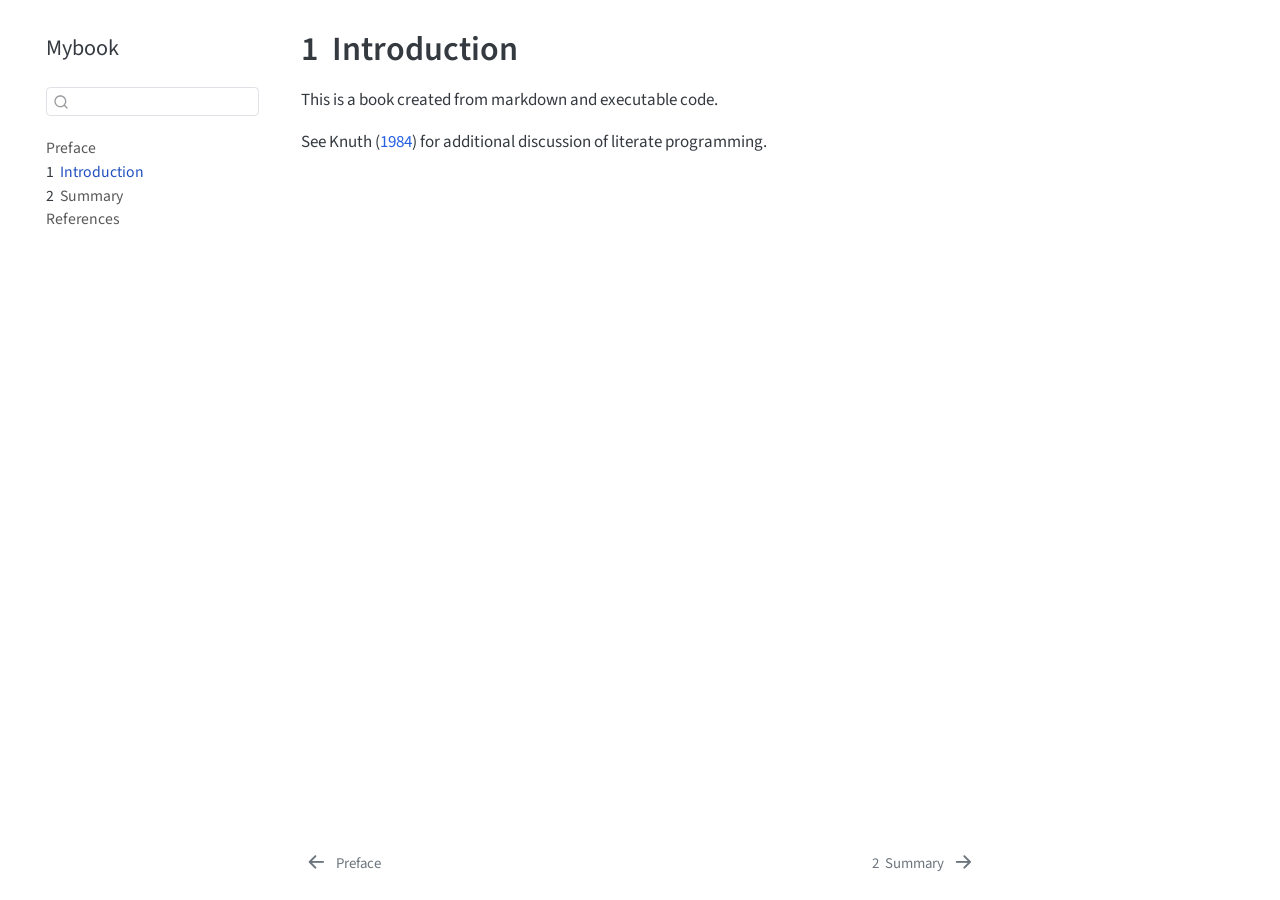
<file: mybook/_book/intro.html>
<!DOCTYPE html>
<html xmlns="http://www.w3.org/1999/xhtml" lang="en" xml:lang="en"><head>

<meta charset="utf-8">
<meta name="generator" content="quarto-1.4.550">

<meta name="viewport" content="width=device-width, initial-scale=1.0, user-scalable=yes">


<title>Mybook - 1&nbsp; Introduction</title>
<style>
code{white-space: pre-wrap;}
span.smallcaps{font-variant: small-caps;}
div.columns{display: flex; gap: min(4vw, 1.5em);}
div.column{flex: auto; overflow-x: auto;}
div.hanging-indent{margin-left: 1.5em; text-indent: -1.5em;}
ul.task-list{list-style: none;}
ul.task-list li input[type="checkbox"] {
  width: 0.8em;
  margin: 0 0.8em 0.2em -1em; /* quarto-specific, see https://github.com/quarto-dev/quarto-cli/issues/4556 */ 
  vertical-align: middle;
}
/* CSS for citations */
div.csl-bib-body { }
div.csl-entry {
  clear: both;
  margin-bottom: 0em;
}
.hanging-indent div.csl-entry {
  margin-left:2em;
  text-indent:-2em;
}
div.csl-left-margin {
  min-width:2em;
  float:left;
}
div.csl-right-inline {
  margin-left:2em;
  padding-left:1em;
}
div.csl-indent {
  margin-left: 2em;
}</style>


<script src="site_libs/quarto-nav/quarto-nav.js"></script>
<script src="site_libs/quarto-nav/headroom.min.js"></script>
<script src="site_libs/clipboard/clipboard.min.js"></script>
<script src="site_libs/quarto-search/autocomplete.umd.js"></script>
<script src="site_libs/quarto-search/fuse.min.js"></script>
<script src="site_libs/quarto-search/quarto-search.js"></script>
<meta name="quarto:offset" content="./">
<link href="./summary.html" rel="next">
<link href="./index.html" rel="prev">
<script src="site_libs/quarto-html/quarto.js"></script>
<script src="site_libs/quarto-html/popper.min.js"></script>
<script src="site_libs/quarto-html/tippy.umd.min.js"></script>
<script src="site_libs/quarto-html/anchor.min.js"></script>
<link href="site_libs/quarto-html/tippy.css" rel="stylesheet">
<link href="site_libs/quarto-html/quarto-syntax-highlighting.css" rel="stylesheet" id="quarto-text-highlighting-styles">
<script src="site_libs/bootstrap/bootstrap.min.js"></script>
<link href="site_libs/bootstrap/bootstrap-icons.css" rel="stylesheet">
<link href="site_libs/bootstrap/bootstrap.min.css" rel="stylesheet" id="quarto-bootstrap" data-mode="light">
<script id="quarto-search-options" type="application/json">{
  "location": "sidebar",
  "copy-button": false,
  "collapse-after": 3,
  "panel-placement": "start",
  "type": "textbox",
  "limit": 50,
  "keyboard-shortcut": [
    "f",
    "/",
    "s"
  ],
  "show-item-context": false,
  "language": {
    "search-no-results-text": "No results",
    "search-matching-documents-text": "matching documents",
    "search-copy-link-title": "Copy link to search",
    "search-hide-matches-text": "Hide additional matches",
    "search-more-match-text": "more match in this document",
    "search-more-matches-text": "more matches in this document",
    "search-clear-button-title": "Clear",
    "search-text-placeholder": "",
    "search-detached-cancel-button-title": "Cancel",
    "search-submit-button-title": "Submit",
    "search-label": "Search"
  }
}</script>


</head>

<body class="nav-sidebar floating">

<div id="quarto-search-results"></div>
  <header id="quarto-header" class="headroom fixed-top">
  <nav class="quarto-secondary-nav">
    <div class="container-fluid d-flex">
      <button type="button" class="quarto-btn-toggle btn" data-bs-toggle="collapse" data-bs-target=".quarto-sidebar-collapse-item" aria-controls="quarto-sidebar" aria-expanded="false" aria-label="Toggle sidebar navigation" onclick="if (window.quartoToggleHeadroom) { window.quartoToggleHeadroom(); }">
        <i class="bi bi-layout-text-sidebar-reverse"></i>
      </button>
        <nav class="quarto-page-breadcrumbs" aria-label="breadcrumb"><ol class="breadcrumb"><li class="breadcrumb-item"><a href="./intro.html"><span class="chapter-number">1</span>&nbsp; <span class="chapter-title">Introduction</span></a></li></ol></nav>
        <a class="flex-grow-1" role="button" data-bs-toggle="collapse" data-bs-target=".quarto-sidebar-collapse-item" aria-controls="quarto-sidebar" aria-expanded="false" aria-label="Toggle sidebar navigation" onclick="if (window.quartoToggleHeadroom) { window.quartoToggleHeadroom(); }">      
        </a>
      <button type="button" class="btn quarto-search-button" aria-label="" onclick="window.quartoOpenSearch();">
        <i class="bi bi-search"></i>
      </button>
    </div>
  </nav>
</header>
<!-- content -->
<div id="quarto-content" class="quarto-container page-columns page-rows-contents page-layout-article">
<!-- sidebar -->
  <nav id="quarto-sidebar" class="sidebar collapse collapse-horizontal quarto-sidebar-collapse-item sidebar-navigation floating overflow-auto">
    <div class="pt-lg-2 mt-2 text-left sidebar-header">
    <div class="sidebar-title mb-0 py-0">
      <a href="./">Mybook</a> 
    </div>
      </div>
        <div class="mt-2 flex-shrink-0 align-items-center">
        <div class="sidebar-search">
        <div id="quarto-search" class="" title="Search"></div>
        </div>
        </div>
    <div class="sidebar-menu-container"> 
    <ul class="list-unstyled mt-1">
        <li class="sidebar-item">
  <div class="sidebar-item-container"> 
  <a href="./index.html" class="sidebar-item-text sidebar-link">
 <span class="menu-text">Preface</span></a>
  </div>
</li>
        <li class="sidebar-item">
  <div class="sidebar-item-container"> 
  <a href="./intro.html" class="sidebar-item-text sidebar-link active">
 <span class="menu-text"><span class="chapter-number">1</span>&nbsp; <span class="chapter-title">Introduction</span></span></a>
  </div>
</li>
        <li class="sidebar-item">
  <div class="sidebar-item-container"> 
  <a href="./summary.html" class="sidebar-item-text sidebar-link">
 <span class="menu-text"><span class="chapter-number">2</span>&nbsp; <span class="chapter-title">Summary</span></span></a>
  </div>
</li>
        <li class="sidebar-item">
  <div class="sidebar-item-container"> 
  <a href="./references.html" class="sidebar-item-text sidebar-link">
 <span class="menu-text">References</span></a>
  </div>
</li>
    </ul>
    </div>
</nav>
<div id="quarto-sidebar-glass" class="quarto-sidebar-collapse-item" data-bs-toggle="collapse" data-bs-target=".quarto-sidebar-collapse-item"></div>
<!-- margin-sidebar -->
    <div id="quarto-margin-sidebar" class="sidebar margin-sidebar">
        
    </div>
<!-- main -->
<main class="content" id="quarto-document-content">

<header id="title-block-header" class="quarto-title-block default">
<div class="quarto-title">
<h1 class="title"><span class="chapter-number">1</span>&nbsp; <span class="chapter-title">Introduction</span></h1>
</div>



<div class="quarto-title-meta">

    
  
    
  </div>
  


</header>


<p>This is a book created from markdown and executable code.</p>
<p>See <span class="citation" data-cites="knuth84">Knuth (<a href="references.html#ref-knuth84" role="doc-biblioref">1984</a>)</span> for additional discussion of literate programming.</p>


<div id="refs" class="references csl-bib-body hanging-indent" data-entry-spacing="0" role="list" style="display: none">
<div id="ref-knuth84" class="csl-entry" role="listitem">
Knuth, Donald E. 1984. <span>“Literate Programming.”</span> <em>Comput. J.</em> 27 (2): 97–111. <a href="https://doi.org/10.1093/comjnl/27.2.97">https://doi.org/10.1093/comjnl/27.2.97</a>.
</div>
</div>

</main> <!-- /main -->
<script id="quarto-html-after-body" type="application/javascript">
window.document.addEventListener("DOMContentLoaded", function (event) {
  const toggleBodyColorMode = (bsSheetEl) => {
    const mode = bsSheetEl.getAttribute("data-mode");
    const bodyEl = window.document.querySelector("body");
    if (mode === "dark") {
      bodyEl.classList.add("quarto-dark");
      bodyEl.classList.remove("quarto-light");
    } else {
      bodyEl.classList.add("quarto-light");
      bodyEl.classList.remove("quarto-dark");
    }
  }
  const toggleBodyColorPrimary = () => {
    const bsSheetEl = window.document.querySelector("link#quarto-bootstrap");
    if (bsSheetEl) {
      toggleBodyColorMode(bsSheetEl);
    }
  }
  toggleBodyColorPrimary();  
  const icon = "";
  const anchorJS = new window.AnchorJS();
  anchorJS.options = {
    placement: 'right',
    icon: icon
  };
  anchorJS.add('.anchored');
  const isCodeAnnotation = (el) => {
    for (const clz of el.classList) {
      if (clz.startsWith('code-annotation-')) {                     
        return true;
      }
    }
    return false;
  }
  const clipboard = new window.ClipboardJS('.code-copy-button', {
    text: function(trigger) {
      const codeEl = trigger.previousElementSibling.cloneNode(true);
      for (const childEl of codeEl.children) {
        if (isCodeAnnotation(childEl)) {
          childEl.remove();
        }
      }
      return codeEl.innerText;
    }
  });
  clipboard.on('success', function(e) {
    // button target
    const button = e.trigger;
    // don't keep focus
    button.blur();
    // flash "checked"
    button.classList.add('code-copy-button-checked');
    var currentTitle = button.getAttribute("title");
    button.setAttribute("title", "Copied!");
    let tooltip;
    if (window.bootstrap) {
      button.setAttribute("data-bs-toggle", "tooltip");
      button.setAttribute("data-bs-placement", "left");
      button.setAttribute("data-bs-title", "Copied!");
      tooltip = new bootstrap.Tooltip(button, 
        { trigger: "manual", 
          customClass: "code-copy-button-tooltip",
          offset: [0, -8]});
      tooltip.show();    
    }
    setTimeout(function() {
      if (tooltip) {
        tooltip.hide();
        button.removeAttribute("data-bs-title");
        button.removeAttribute("data-bs-toggle");
        button.removeAttribute("data-bs-placement");
      }
      button.setAttribute("title", currentTitle);
      button.classList.remove('code-copy-button-checked');
    }, 1000);
    // clear code selection
    e.clearSelection();
  });
  function tippyHover(el, contentFn, onTriggerFn, onUntriggerFn) {
    const config = {
      allowHTML: true,
      maxWidth: 500,
      delay: 100,
      arrow: false,
      appendTo: function(el) {
          return el.parentElement;
      },
      interactive: true,
      interactiveBorder: 10,
      theme: 'quarto',
      placement: 'bottom-start',
    };
    if (contentFn) {
      config.content = contentFn;
    }
    if (onTriggerFn) {
      config.onTrigger = onTriggerFn;
    }
    if (onUntriggerFn) {
      config.onUntrigger = onUntriggerFn;
    }
    window.tippy(el, config); 
  }
  const noterefs = window.document.querySelectorAll('a[role="doc-noteref"]');
  for (var i=0; i<noterefs.length; i++) {
    const ref = noterefs[i];
    tippyHover(ref, function() {
      // use id or data attribute instead here
      let href = ref.getAttribute('data-footnote-href') || ref.getAttribute('href');
      try { href = new URL(href).hash; } catch {}
      const id = href.replace(/^#\/?/, "");
      const note = window.document.getElementById(id);
      return note.innerHTML;
    });
  }
  const xrefs = window.document.querySelectorAll('a.quarto-xref');
  const processXRef = (id, note) => {
    // Strip column container classes
    const stripColumnClz = (el) => {
      el.classList.remove("page-full", "page-columns");
      if (el.children) {
        for (const child of el.children) {
          stripColumnClz(child);
        }
      }
    }
    stripColumnClz(note)
    if (id === null || id.startsWith('sec-')) {
      // Special case sections, only their first couple elements
      const container = document.createElement("div");
      if (note.children && note.children.length > 2) {
        container.appendChild(note.children[0].cloneNode(true));
        for (let i = 1; i < note.children.length; i++) {
          const child = note.children[i];
          if (child.tagName === "P" && child.innerText === "") {
            continue;
          } else {
            container.appendChild(child.cloneNode(true));
            break;
          }
        }
        if (window.Quarto?.typesetMath) {
          window.Quarto.typesetMath(container);
        }
        return container.innerHTML
      } else {
        if (window.Quarto?.typesetMath) {
          window.Quarto.typesetMath(note);
        }
        return note.innerHTML;
      }
    } else {
      // Remove any anchor links if they are present
      const anchorLink = note.querySelector('a.anchorjs-link');
      if (anchorLink) {
        anchorLink.remove();
      }
      if (window.Quarto?.typesetMath) {
        window.Quarto.typesetMath(note);
      }
      // TODO in 1.5, we should make sure this works without a callout special case
      if (note.classList.contains("callout")) {
        return note.outerHTML;
      } else {
        return note.innerHTML;
      }
    }
  }
  for (var i=0; i<xrefs.length; i++) {
    const xref = xrefs[i];
    tippyHover(xref, undefined, function(instance) {
      instance.disable();
      let url = xref.getAttribute('href');
      let hash = undefined; 
      if (url.startsWith('#')) {
        hash = url;
      } else {
        try { hash = new URL(url).hash; } catch {}
      }
      if (hash) {
        const id = hash.replace(/^#\/?/, "");
        const note = window.document.getElementById(id);
        if (note !== null) {
          try {
            const html = processXRef(id, note.cloneNode(true));
            instance.setContent(html);
          } finally {
            instance.enable();
            instance.show();
          }
        } else {
          // See if we can fetch this
          fetch(url.split('#')[0])
          .then(res => res.text())
          .then(html => {
            const parser = new DOMParser();
            const htmlDoc = parser.parseFromString(html, "text/html");
            const note = htmlDoc.getElementById(id);
            if (note !== null) {
              const html = processXRef(id, note);
              instance.setContent(html);
            } 
          }).finally(() => {
            instance.enable();
            instance.show();
          });
        }
      } else {
        // See if we can fetch a full url (with no hash to target)
        // This is a special case and we should probably do some content thinning / targeting
        fetch(url)
        .then(res => res.text())
        .then(html => {
          const parser = new DOMParser();
          const htmlDoc = parser.parseFromString(html, "text/html");
          const note = htmlDoc.querySelector('main.content');
          if (note !== null) {
            // This should only happen for chapter cross references
            // (since there is no id in the URL)
            // remove the first header
            if (note.children.length > 0 && note.children[0].tagName === "HEADER") {
              note.children[0].remove();
            }
            const html = processXRef(null, note);
            instance.setContent(html);
          } 
        }).finally(() => {
          instance.enable();
          instance.show();
        });
      }
    }, function(instance) {
    });
  }
      let selectedAnnoteEl;
      const selectorForAnnotation = ( cell, annotation) => {
        let cellAttr = 'data-code-cell="' + cell + '"';
        let lineAttr = 'data-code-annotation="' +  annotation + '"';
        const selector = 'span[' + cellAttr + '][' + lineAttr + ']';
        return selector;
      }
      const selectCodeLines = (annoteEl) => {
        const doc = window.document;
        const targetCell = annoteEl.getAttribute("data-target-cell");
        const targetAnnotation = annoteEl.getAttribute("data-target-annotation");
        const annoteSpan = window.document.querySelector(selectorForAnnotation(targetCell, targetAnnotation));
        const lines = annoteSpan.getAttribute("data-code-lines").split(",");
        const lineIds = lines.map((line) => {
          return targetCell + "-" + line;
        })
        let top = null;
        let height = null;
        let parent = null;
        if (lineIds.length > 0) {
            //compute the position of the single el (top and bottom and make a div)
            const el = window.document.getElementById(lineIds[0]);
            top = el.offsetTop;
            height = el.offsetHeight;
            parent = el.parentElement.parentElement;
          if (lineIds.length > 1) {
            const lastEl = window.document.getElementById(lineIds[lineIds.length - 1]);
            const bottom = lastEl.offsetTop + lastEl.offsetHeight;
            height = bottom - top;
          }
          if (top !== null && height !== null && parent !== null) {
            // cook up a div (if necessary) and position it 
            let div = window.document.getElementById("code-annotation-line-highlight");
            if (div === null) {
              div = window.document.createElement("div");
              div.setAttribute("id", "code-annotation-line-highlight");
              div.style.position = 'absolute';
              parent.appendChild(div);
            }
            div.style.top = top - 2 + "px";
            div.style.height = height + 4 + "px";
            div.style.left = 0;
            let gutterDiv = window.document.getElementById("code-annotation-line-highlight-gutter");
            if (gutterDiv === null) {
              gutterDiv = window.document.createElement("div");
              gutterDiv.setAttribute("id", "code-annotation-line-highlight-gutter");
              gutterDiv.style.position = 'absolute';
              const codeCell = window.document.getElementById(targetCell);
              const gutter = codeCell.querySelector('.code-annotation-gutter');
              gutter.appendChild(gutterDiv);
            }
            gutterDiv.style.top = top - 2 + "px";
            gutterDiv.style.height = height + 4 + "px";
          }
          selectedAnnoteEl = annoteEl;
        }
      };
      const unselectCodeLines = () => {
        const elementsIds = ["code-annotation-line-highlight", "code-annotation-line-highlight-gutter"];
        elementsIds.forEach((elId) => {
          const div = window.document.getElementById(elId);
          if (div) {
            div.remove();
          }
        });
        selectedAnnoteEl = undefined;
      };
        // Handle positioning of the toggle
    window.addEventListener(
      "resize",
      throttle(() => {
        elRect = undefined;
        if (selectedAnnoteEl) {
          selectCodeLines(selectedAnnoteEl);
        }
      }, 10)
    );
    function throttle(fn, ms) {
    let throttle = false;
    let timer;
      return (...args) => {
        if(!throttle) { // first call gets through
            fn.apply(this, args);
            throttle = true;
        } else { // all the others get throttled
            if(timer) clearTimeout(timer); // cancel #2
            timer = setTimeout(() => {
              fn.apply(this, args);
              timer = throttle = false;
            }, ms);
        }
      };
    }
      // Attach click handler to the DT
      const annoteDls = window.document.querySelectorAll('dt[data-target-cell]');
      for (const annoteDlNode of annoteDls) {
        annoteDlNode.addEventListener('click', (event) => {
          const clickedEl = event.target;
          if (clickedEl !== selectedAnnoteEl) {
            unselectCodeLines();
            const activeEl = window.document.querySelector('dt[data-target-cell].code-annotation-active');
            if (activeEl) {
              activeEl.classList.remove('code-annotation-active');
            }
            selectCodeLines(clickedEl);
            clickedEl.classList.add('code-annotation-active');
          } else {
            // Unselect the line
            unselectCodeLines();
            clickedEl.classList.remove('code-annotation-active');
          }
        });
      }
  const findCites = (el) => {
    const parentEl = el.parentElement;
    if (parentEl) {
      const cites = parentEl.dataset.cites;
      if (cites) {
        return {
          el,
          cites: cites.split(' ')
        };
      } else {
        return findCites(el.parentElement)
      }
    } else {
      return undefined;
    }
  };
  var bibliorefs = window.document.querySelectorAll('a[role="doc-biblioref"]');
  for (var i=0; i<bibliorefs.length; i++) {
    const ref = bibliorefs[i];
    const citeInfo = findCites(ref);
    if (citeInfo) {
      tippyHover(citeInfo.el, function() {
        var popup = window.document.createElement('div');
        citeInfo.cites.forEach(function(cite) {
          var citeDiv = window.document.createElement('div');
          citeDiv.classList.add('hanging-indent');
          citeDiv.classList.add('csl-entry');
          var biblioDiv = window.document.getElementById('ref-' + cite);
          if (biblioDiv) {
            citeDiv.innerHTML = biblioDiv.innerHTML;
          }
          popup.appendChild(citeDiv);
        });
        return popup.innerHTML;
      });
    }
  }
});
</script>
<nav class="page-navigation">
  <div class="nav-page nav-page-previous">
      <a href="./index.html" class="pagination-link" aria-label="Preface">
        <i class="bi bi-arrow-left-short"></i> <span class="nav-page-text">Preface</span>
      </a>          
  </div>
  <div class="nav-page nav-page-next">
      <a href="./summary.html" class="pagination-link" aria-label="Summary">
        <span class="nav-page-text"><span class="chapter-number">2</span>&nbsp; <span class="chapter-title">Summary</span></span> <i class="bi bi-arrow-right-short"></i>
      </a>
  </div>
</nav>
</div> <!-- /content -->




</body></html>
</file>
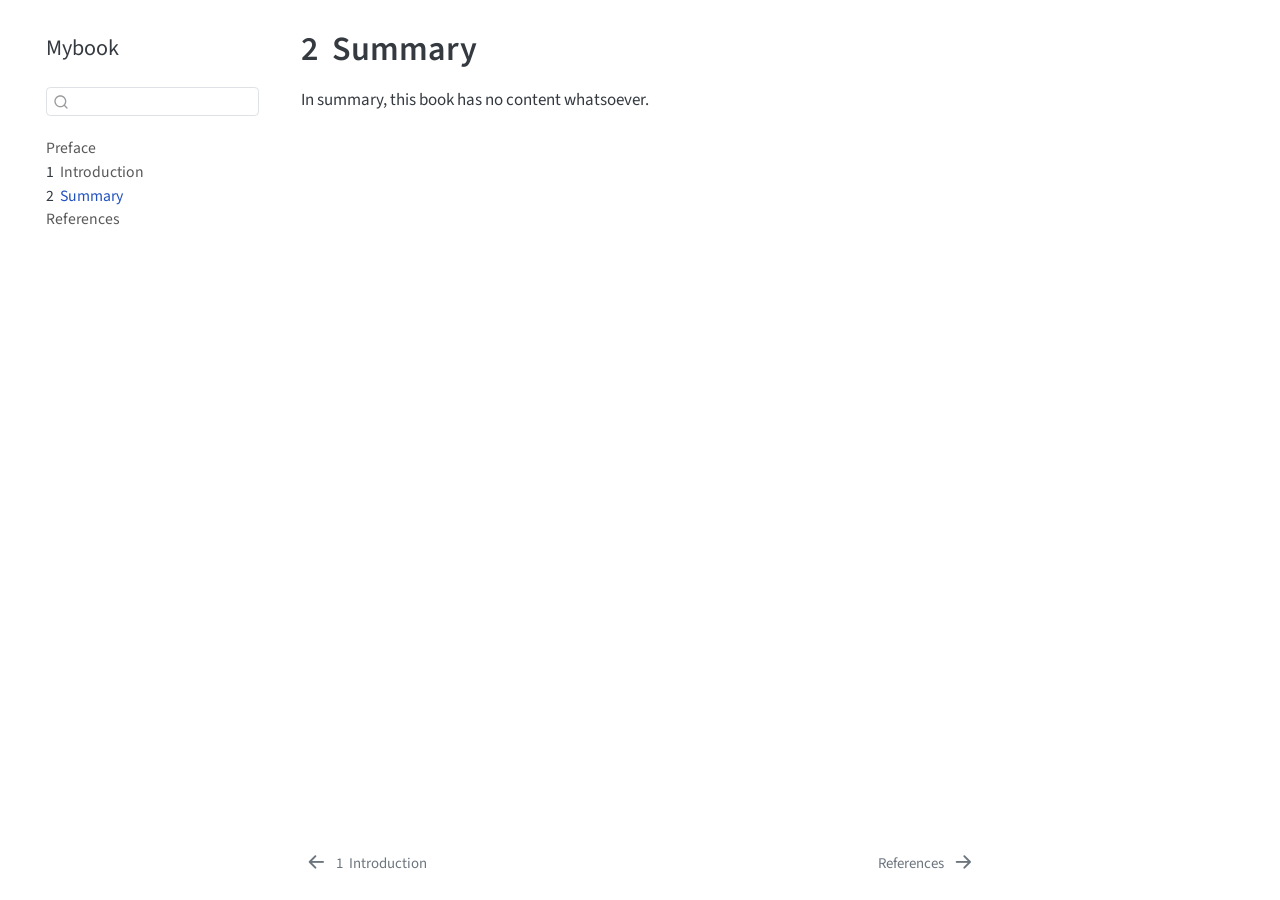
<file: mybook/_book/summary.html>
<!DOCTYPE html>
<html xmlns="http://www.w3.org/1999/xhtml" lang="en" xml:lang="en"><head>

<meta charset="utf-8">
<meta name="generator" content="quarto-1.4.550">

<meta name="viewport" content="width=device-width, initial-scale=1.0, user-scalable=yes">


<title>Mybook - 2&nbsp; Summary</title>
<style>
code{white-space: pre-wrap;}
span.smallcaps{font-variant: small-caps;}
div.columns{display: flex; gap: min(4vw, 1.5em);}
div.column{flex: auto; overflow-x: auto;}
div.hanging-indent{margin-left: 1.5em; text-indent: -1.5em;}
ul.task-list{list-style: none;}
ul.task-list li input[type="checkbox"] {
  width: 0.8em;
  margin: 0 0.8em 0.2em -1em; /* quarto-specific, see https://github.com/quarto-dev/quarto-cli/issues/4556 */ 
  vertical-align: middle;
}
</style>


<script src="site_libs/quarto-nav/quarto-nav.js"></script>
<script src="site_libs/quarto-nav/headroom.min.js"></script>
<script src="site_libs/clipboard/clipboard.min.js"></script>
<script src="site_libs/quarto-search/autocomplete.umd.js"></script>
<script src="site_libs/quarto-search/fuse.min.js"></script>
<script src="site_libs/quarto-search/quarto-search.js"></script>
<meta name="quarto:offset" content="./">
<link href="./references.html" rel="next">
<link href="./intro.html" rel="prev">
<script src="site_libs/quarto-html/quarto.js"></script>
<script src="site_libs/quarto-html/popper.min.js"></script>
<script src="site_libs/quarto-html/tippy.umd.min.js"></script>
<script src="site_libs/quarto-html/anchor.min.js"></script>
<link href="site_libs/quarto-html/tippy.css" rel="stylesheet">
<link href="site_libs/quarto-html/quarto-syntax-highlighting.css" rel="stylesheet" id="quarto-text-highlighting-styles">
<script src="site_libs/bootstrap/bootstrap.min.js"></script>
<link href="site_libs/bootstrap/bootstrap-icons.css" rel="stylesheet">
<link href="site_libs/bootstrap/bootstrap.min.css" rel="stylesheet" id="quarto-bootstrap" data-mode="light">
<script id="quarto-search-options" type="application/json">{
  "location": "sidebar",
  "copy-button": false,
  "collapse-after": 3,
  "panel-placement": "start",
  "type": "textbox",
  "limit": 50,
  "keyboard-shortcut": [
    "f",
    "/",
    "s"
  ],
  "show-item-context": false,
  "language": {
    "search-no-results-text": "No results",
    "search-matching-documents-text": "matching documents",
    "search-copy-link-title": "Copy link to search",
    "search-hide-matches-text": "Hide additional matches",
    "search-more-match-text": "more match in this document",
    "search-more-matches-text": "more matches in this document",
    "search-clear-button-title": "Clear",
    "search-text-placeholder": "",
    "search-detached-cancel-button-title": "Cancel",
    "search-submit-button-title": "Submit",
    "search-label": "Search"
  }
}</script>


</head>

<body class="nav-sidebar floating">

<div id="quarto-search-results"></div>
  <header id="quarto-header" class="headroom fixed-top">
  <nav class="quarto-secondary-nav">
    <div class="container-fluid d-flex">
      <button type="button" class="quarto-btn-toggle btn" data-bs-toggle="collapse" data-bs-target=".quarto-sidebar-collapse-item" aria-controls="quarto-sidebar" aria-expanded="false" aria-label="Toggle sidebar navigation" onclick="if (window.quartoToggleHeadroom) { window.quartoToggleHeadroom(); }">
        <i class="bi bi-layout-text-sidebar-reverse"></i>
      </button>
        <nav class="quarto-page-breadcrumbs" aria-label="breadcrumb"><ol class="breadcrumb"><li class="breadcrumb-item"><a href="./summary.html"><span class="chapter-number">2</span>&nbsp; <span class="chapter-title">Summary</span></a></li></ol></nav>
        <a class="flex-grow-1" role="button" data-bs-toggle="collapse" data-bs-target=".quarto-sidebar-collapse-item" aria-controls="quarto-sidebar" aria-expanded="false" aria-label="Toggle sidebar navigation" onclick="if (window.quartoToggleHeadroom) { window.quartoToggleHeadroom(); }">      
        </a>
      <button type="button" class="btn quarto-search-button" aria-label="" onclick="window.quartoOpenSearch();">
        <i class="bi bi-search"></i>
      </button>
    </div>
  </nav>
</header>
<!-- content -->
<div id="quarto-content" class="quarto-container page-columns page-rows-contents page-layout-article">
<!-- sidebar -->
  <nav id="quarto-sidebar" class="sidebar collapse collapse-horizontal quarto-sidebar-collapse-item sidebar-navigation floating overflow-auto">
    <div class="pt-lg-2 mt-2 text-left sidebar-header">
    <div class="sidebar-title mb-0 py-0">
      <a href="./">Mybook</a> 
    </div>
      </div>
        <div class="mt-2 flex-shrink-0 align-items-center">
        <div class="sidebar-search">
        <div id="quarto-search" class="" title="Search"></div>
        </div>
        </div>
    <div class="sidebar-menu-container"> 
    <ul class="list-unstyled mt-1">
        <li class="sidebar-item">
  <div class="sidebar-item-container"> 
  <a href="./index.html" class="sidebar-item-text sidebar-link">
 <span class="menu-text">Preface</span></a>
  </div>
</li>
        <li class="sidebar-item">
  <div class="sidebar-item-container"> 
  <a href="./intro.html" class="sidebar-item-text sidebar-link">
 <span class="menu-text"><span class="chapter-number">1</span>&nbsp; <span class="chapter-title">Introduction</span></span></a>
  </div>
</li>
        <li class="sidebar-item">
  <div class="sidebar-item-container"> 
  <a href="./summary.html" class="sidebar-item-text sidebar-link active">
 <span class="menu-text"><span class="chapter-number">2</span>&nbsp; <span class="chapter-title">Summary</span></span></a>
  </div>
</li>
        <li class="sidebar-item">
  <div class="sidebar-item-container"> 
  <a href="./references.html" class="sidebar-item-text sidebar-link">
 <span class="menu-text">References</span></a>
  </div>
</li>
    </ul>
    </div>
</nav>
<div id="quarto-sidebar-glass" class="quarto-sidebar-collapse-item" data-bs-toggle="collapse" data-bs-target=".quarto-sidebar-collapse-item"></div>
<!-- margin-sidebar -->
    <div id="quarto-margin-sidebar" class="sidebar margin-sidebar">
        
    </div>
<!-- main -->
<main class="content" id="quarto-document-content">

<header id="title-block-header" class="quarto-title-block default">
<div class="quarto-title">
<h1 class="title"><span class="chapter-number">2</span>&nbsp; <span class="chapter-title">Summary</span></h1>
</div>



<div class="quarto-title-meta">

    
  
    
  </div>
  


</header>


<p>In summary, this book has no content whatsoever.</p>



</main> <!-- /main -->
<script id="quarto-html-after-body" type="application/javascript">
window.document.addEventListener("DOMContentLoaded", function (event) {
  const toggleBodyColorMode = (bsSheetEl) => {
    const mode = bsSheetEl.getAttribute("data-mode");
    const bodyEl = window.document.querySelector("body");
    if (mode === "dark") {
      bodyEl.classList.add("quarto-dark");
      bodyEl.classList.remove("quarto-light");
    } else {
      bodyEl.classList.add("quarto-light");
      bodyEl.classList.remove("quarto-dark");
    }
  }
  const toggleBodyColorPrimary = () => {
    const bsSheetEl = window.document.querySelector("link#quarto-bootstrap");
    if (bsSheetEl) {
      toggleBodyColorMode(bsSheetEl);
    }
  }
  toggleBodyColorPrimary();  
  const icon = "";
  const anchorJS = new window.AnchorJS();
  anchorJS.options = {
    placement: 'right',
    icon: icon
  };
  anchorJS.add('.anchored');
  const isCodeAnnotation = (el) => {
    for (const clz of el.classList) {
      if (clz.startsWith('code-annotation-')) {                     
        return true;
      }
    }
    return false;
  }
  const clipboard = new window.ClipboardJS('.code-copy-button', {
    text: function(trigger) {
      const codeEl = trigger.previousElementSibling.cloneNode(true);
      for (const childEl of codeEl.children) {
        if (isCodeAnnotation(childEl)) {
          childEl.remove();
        }
      }
      return codeEl.innerText;
    }
  });
  clipboard.on('success', function(e) {
    // button target
    const button = e.trigger;
    // don't keep focus
    button.blur();
    // flash "checked"
    button.classList.add('code-copy-button-checked');
    var currentTitle = button.getAttribute("title");
    button.setAttribute("title", "Copied!");
    let tooltip;
    if (window.bootstrap) {
      button.setAttribute("data-bs-toggle", "tooltip");
      button.setAttribute("data-bs-placement", "left");
      button.setAttribute("data-bs-title", "Copied!");
      tooltip = new bootstrap.Tooltip(button, 
        { trigger: "manual", 
          customClass: "code-copy-button-tooltip",
          offset: [0, -8]});
      tooltip.show();    
    }
    setTimeout(function() {
      if (tooltip) {
        tooltip.hide();
        button.removeAttribute("data-bs-title");
        button.removeAttribute("data-bs-toggle");
        button.removeAttribute("data-bs-placement");
      }
      button.setAttribute("title", currentTitle);
      button.classList.remove('code-copy-button-checked');
    }, 1000);
    // clear code selection
    e.clearSelection();
  });
  function tippyHover(el, contentFn, onTriggerFn, onUntriggerFn) {
    const config = {
      allowHTML: true,
      maxWidth: 500,
      delay: 100,
      arrow: false,
      appendTo: function(el) {
          return el.parentElement;
      },
      interactive: true,
      interactiveBorder: 10,
      theme: 'quarto',
      placement: 'bottom-start',
    };
    if (contentFn) {
      config.content = contentFn;
    }
    if (onTriggerFn) {
      config.onTrigger = onTriggerFn;
    }
    if (onUntriggerFn) {
      config.onUntrigger = onUntriggerFn;
    }
    window.tippy(el, config); 
  }
  const noterefs = window.document.querySelectorAll('a[role="doc-noteref"]');
  for (var i=0; i<noterefs.length; i++) {
    const ref = noterefs[i];
    tippyHover(ref, function() {
      // use id or data attribute instead here
      let href = ref.getAttribute('data-footnote-href') || ref.getAttribute('href');
      try { href = new URL(href).hash; } catch {}
      const id = href.replace(/^#\/?/, "");
      const note = window.document.getElementById(id);
      return note.innerHTML;
    });
  }
  const xrefs = window.document.querySelectorAll('a.quarto-xref');
  const processXRef = (id, note) => {
    // Strip column container classes
    const stripColumnClz = (el) => {
      el.classList.remove("page-full", "page-columns");
      if (el.children) {
        for (const child of el.children) {
          stripColumnClz(child);
        }
      }
    }
    stripColumnClz(note)
    if (id === null || id.startsWith('sec-')) {
      // Special case sections, only their first couple elements
      const container = document.createElement("div");
      if (note.children && note.children.length > 2) {
        container.appendChild(note.children[0].cloneNode(true));
        for (let i = 1; i < note.children.length; i++) {
          const child = note.children[i];
          if (child.tagName === "P" && child.innerText === "") {
            continue;
          } else {
            container.appendChild(child.cloneNode(true));
            break;
          }
        }
        if (window.Quarto?.typesetMath) {
          window.Quarto.typesetMath(container);
        }
        return container.innerHTML
      } else {
        if (window.Quarto?.typesetMath) {
          window.Quarto.typesetMath(note);
        }
        return note.innerHTML;
      }
    } else {
      // Remove any anchor links if they are present
      const anchorLink = note.querySelector('a.anchorjs-link');
      if (anchorLink) {
        anchorLink.remove();
      }
      if (window.Quarto?.typesetMath) {
        window.Quarto.typesetMath(note);
      }
      // TODO in 1.5, we should make sure this works without a callout special case
      if (note.classList.contains("callout")) {
        return note.outerHTML;
      } else {
        return note.innerHTML;
      }
    }
  }
  for (var i=0; i<xrefs.length; i++) {
    const xref = xrefs[i];
    tippyHover(xref, undefined, function(instance) {
      instance.disable();
      let url = xref.getAttribute('href');
      let hash = undefined; 
      if (url.startsWith('#')) {
        hash = url;
      } else {
        try { hash = new URL(url).hash; } catch {}
      }
      if (hash) {
        const id = hash.replace(/^#\/?/, "");
        const note = window.document.getElementById(id);
        if (note !== null) {
          try {
            const html = processXRef(id, note.cloneNode(true));
            instance.setContent(html);
          } finally {
            instance.enable();
            instance.show();
          }
        } else {
          // See if we can fetch this
          fetch(url.split('#')[0])
          .then(res => res.text())
          .then(html => {
            const parser = new DOMParser();
            const htmlDoc = parser.parseFromString(html, "text/html");
            const note = htmlDoc.getElementById(id);
            if (note !== null) {
              const html = processXRef(id, note);
              instance.setContent(html);
            } 
          }).finally(() => {
            instance.enable();
            instance.show();
          });
        }
      } else {
        // See if we can fetch a full url (with no hash to target)
        // This is a special case and we should probably do some content thinning / targeting
        fetch(url)
        .then(res => res.text())
        .then(html => {
          const parser = new DOMParser();
          const htmlDoc = parser.parseFromString(html, "text/html");
          const note = htmlDoc.querySelector('main.content');
          if (note !== null) {
            // This should only happen for chapter cross references
            // (since there is no id in the URL)
            // remove the first header
            if (note.children.length > 0 && note.children[0].tagName === "HEADER") {
              note.children[0].remove();
            }
            const html = processXRef(null, note);
            instance.setContent(html);
          } 
        }).finally(() => {
          instance.enable();
          instance.show();
        });
      }
    }, function(instance) {
    });
  }
      let selectedAnnoteEl;
      const selectorForAnnotation = ( cell, annotation) => {
        let cellAttr = 'data-code-cell="' + cell + '"';
        let lineAttr = 'data-code-annotation="' +  annotation + '"';
        const selector = 'span[' + cellAttr + '][' + lineAttr + ']';
        return selector;
      }
      const selectCodeLines = (annoteEl) => {
        const doc = window.document;
        const targetCell = annoteEl.getAttribute("data-target-cell");
        const targetAnnotation = annoteEl.getAttribute("data-target-annotation");
        const annoteSpan = window.document.querySelector(selectorForAnnotation(targetCell, targetAnnotation));
        const lines = annoteSpan.getAttribute("data-code-lines").split(",");
        const lineIds = lines.map((line) => {
          return targetCell + "-" + line;
        })
        let top = null;
        let height = null;
        let parent = null;
        if (lineIds.length > 0) {
            //compute the position of the single el (top and bottom and make a div)
            const el = window.document.getElementById(lineIds[0]);
            top = el.offsetTop;
            height = el.offsetHeight;
            parent = el.parentElement.parentElement;
          if (lineIds.length > 1) {
            const lastEl = window.document.getElementById(lineIds[lineIds.length - 1]);
            const bottom = lastEl.offsetTop + lastEl.offsetHeight;
            height = bottom - top;
          }
          if (top !== null && height !== null && parent !== null) {
            // cook up a div (if necessary) and position it 
            let div = window.document.getElementById("code-annotation-line-highlight");
            if (div === null) {
              div = window.document.createElement("div");
              div.setAttribute("id", "code-annotation-line-highlight");
              div.style.position = 'absolute';
              parent.appendChild(div);
            }
            div.style.top = top - 2 + "px";
            div.style.height = height + 4 + "px";
            div.style.left = 0;
            let gutterDiv = window.document.getElementById("code-annotation-line-highlight-gutter");
            if (gutterDiv === null) {
              gutterDiv = window.document.createElement("div");
              gutterDiv.setAttribute("id", "code-annotation-line-highlight-gutter");
              gutterDiv.style.position = 'absolute';
              const codeCell = window.document.getElementById(targetCell);
              const gutter = codeCell.querySelector('.code-annotation-gutter');
              gutter.appendChild(gutterDiv);
            }
            gutterDiv.style.top = top - 2 + "px";
            gutterDiv.style.height = height + 4 + "px";
          }
          selectedAnnoteEl = annoteEl;
        }
      };
      const unselectCodeLines = () => {
        const elementsIds = ["code-annotation-line-highlight", "code-annotation-line-highlight-gutter"];
        elementsIds.forEach((elId) => {
          const div = window.document.getElementById(elId);
          if (div) {
            div.remove();
          }
        });
        selectedAnnoteEl = undefined;
      };
        // Handle positioning of the toggle
    window.addEventListener(
      "resize",
      throttle(() => {
        elRect = undefined;
        if (selectedAnnoteEl) {
          selectCodeLines(selectedAnnoteEl);
        }
      }, 10)
    );
    function throttle(fn, ms) {
    let throttle = false;
    let timer;
      return (...args) => {
        if(!throttle) { // first call gets through
            fn.apply(this, args);
            throttle = true;
        } else { // all the others get throttled
            if(timer) clearTimeout(timer); // cancel #2
            timer = setTimeout(() => {
              fn.apply(this, args);
              timer = throttle = false;
            }, ms);
        }
      };
    }
      // Attach click handler to the DT
      const annoteDls = window.document.querySelectorAll('dt[data-target-cell]');
      for (const annoteDlNode of annoteDls) {
        annoteDlNode.addEventListener('click', (event) => {
          const clickedEl = event.target;
          if (clickedEl !== selectedAnnoteEl) {
            unselectCodeLines();
            const activeEl = window.document.querySelector('dt[data-target-cell].code-annotation-active');
            if (activeEl) {
              activeEl.classList.remove('code-annotation-active');
            }
            selectCodeLines(clickedEl);
            clickedEl.classList.add('code-annotation-active');
          } else {
            // Unselect the line
            unselectCodeLines();
            clickedEl.classList.remove('code-annotation-active');
          }
        });
      }
  const findCites = (el) => {
    const parentEl = el.parentElement;
    if (parentEl) {
      const cites = parentEl.dataset.cites;
      if (cites) {
        return {
          el,
          cites: cites.split(' ')
        };
      } else {
        return findCites(el.parentElement)
      }
    } else {
      return undefined;
    }
  };
  var bibliorefs = window.document.querySelectorAll('a[role="doc-biblioref"]');
  for (var i=0; i<bibliorefs.length; i++) {
    const ref = bibliorefs[i];
    const citeInfo = findCites(ref);
    if (citeInfo) {
      tippyHover(citeInfo.el, function() {
        var popup = window.document.createElement('div');
        citeInfo.cites.forEach(function(cite) {
          var citeDiv = window.document.createElement('div');
          citeDiv.classList.add('hanging-indent');
          citeDiv.classList.add('csl-entry');
          var biblioDiv = window.document.getElementById('ref-' + cite);
          if (biblioDiv) {
            citeDiv.innerHTML = biblioDiv.innerHTML;
          }
          popup.appendChild(citeDiv);
        });
        return popup.innerHTML;
      });
    }
  }
});
</script>
<nav class="page-navigation">
  <div class="nav-page nav-page-previous">
      <a href="./intro.html" class="pagination-link" aria-label="Introduction">
        <i class="bi bi-arrow-left-short"></i> <span class="nav-page-text"><span class="chapter-number">1</span>&nbsp; <span class="chapter-title">Introduction</span></span>
      </a>          
  </div>
  <div class="nav-page nav-page-next">
      <a href="./references.html" class="pagination-link" aria-label="References">
        <span class="nav-page-text">References</span> <i class="bi bi-arrow-right-short"></i>
      </a>
  </div>
</nav>
</div> <!-- /content -->




</body></html>
</file>
<file: docs/site_libs/quarto-html/tippy.css>
.tippy-box[data-animation=fade][data-state=hidden]{opacity:0}[data-tippy-root]{max-width:calc(100vw - 10px)}.tippy-box{position:relative;background-color:#333;color:#fff;border-radius:4px;font-size:14px;line-height:1.4;white-space:normal;outline:0;transition-property:transform,visibility,opacity}.tippy-box[data-placement^=top]>.tippy-arrow{bottom:0}.tippy-box[data-placement^=top]>.tippy-arrow:before{bottom:-7px;left:0;border-width:8px 8px 0;border-top-color:initial;transform-origin:center top}.tippy-box[data-placement^=bottom]>.tippy-arrow{top:0}.tippy-box[data-placement^=bottom]>.tippy-arrow:before{top:-7px;left:0;border-width:0 8px 8px;border-bottom-color:initial;transform-origin:center bottom}.tippy-box[data-placement^=left]>.tippy-arrow{right:0}.tippy-box[data-placement^=left]>.tippy-arrow:before{border-width:8px 0 8px 8px;border-left-color:initial;right:-7px;transform-origin:center left}.tippy-box[data-placement^=right]>.tippy-arrow{left:0}.tippy-box[data-placement^=right]>.tippy-arrow:before{left:-7px;border-width:8px 8px 8px 0;border-right-color:initial;transform-origin:center right}.tippy-box[data-inertia][data-state=visible]{transition-timing-function:cubic-bezier(.54,1.5,.38,1.11)}.tippy-arrow{width:16px;height:16px;color:#333}.tippy-arrow:before{content:"";position:absolute;border-color:transparent;border-style:solid}.tippy-content{position:relative;padding:5px 9px;z-index:1}
</file>
<file: docs/site_libs/quarto-html/quarto-syntax-highlighting.css>
/* quarto syntax highlight colors */
:root {
  --quarto-hl-ot-color: #003B4F;
  --quarto-hl-at-color: #657422;
  --quarto-hl-ss-color: #20794D;
  --quarto-hl-an-color: #5E5E5E;
  --quarto-hl-fu-color: #4758AB;
  --quarto-hl-st-color: #20794D;
  --quarto-hl-cf-color: #003B4F;
  --quarto-hl-op-color: #5E5E5E;
  --quarto-hl-er-color: #AD0000;
  --quarto-hl-bn-color: #AD0000;
  --quarto-hl-al-color: #AD0000;
  --quarto-hl-va-color: #111111;
  --quarto-hl-bu-color: inherit;
  --quarto-hl-ex-color: inherit;
  --quarto-hl-pp-color: #AD0000;
  --quarto-hl-in-color: #5E5E5E;
  --quarto-hl-vs-color: #20794D;
  --quarto-hl-wa-color: #5E5E5E;
  --quarto-hl-do-color: #5E5E5E;
  --quarto-hl-im-color: #00769E;
  --quarto-hl-ch-color: #20794D;
  --quarto-hl-dt-color: #AD0000;
  --quarto-hl-fl-color: #AD0000;
  --quarto-hl-co-color: #5E5E5E;
  --quarto-hl-cv-color: #5E5E5E;
  --quarto-hl-cn-color: #8f5902;
  --quarto-hl-sc-color: #5E5E5E;
  --quarto-hl-dv-color: #AD0000;
  --quarto-hl-kw-color: #003B4F;
}

/* other quarto variables */
:root {
  --quarto-font-monospace: SFMono-Regular, Menlo, Monaco, Consolas, "Liberation Mono", "Courier New", monospace;
}

pre > code.sourceCode > span {
  color: #003B4F;
}

code span {
  color: #003B4F;
}

code.sourceCode > span {
  color: #003B4F;
}

div.sourceCode,
div.sourceCode pre.sourceCode {
  color: #003B4F;
}

code span.ot {
  color: #003B4F;
  font-style: inherit;
}

code span.at {
  color: #657422;
  font-style: inherit;
}

code span.ss {
  color: #20794D;
  font-style: inherit;
}

code span.an {
  color: #5E5E5E;
  font-style: inherit;
}

code span.fu {
  color: #4758AB;
  font-style: inherit;
}

code span.st {
  color: #20794D;
  font-style: inherit;
}

code span.cf {
  color: #003B4F;
  font-style: inherit;
}

code span.op {
  color: #5E5E5E;
  font-style: inherit;
}

code span.er {
  color: #AD0000;
  font-style: inherit;
}

code span.bn {
  color: #AD0000;
  font-style: inherit;
}

code span.al {
  color: #AD0000;
  font-style: inherit;
}

code span.va {
  color: #111111;
  font-style: inherit;
}

code span.bu {
  font-style: inherit;
}

code span.ex {
  font-style: inherit;
}

code span.pp {
  color: #AD0000;
  font-style: inherit;
}

code span.in {
  color: #5E5E5E;
  font-style: inherit;
}

code span.vs {
  color: #20794D;
  font-style: inherit;
}

code span.wa {
  color: #5E5E5E;
  font-style: italic;
}

code span.do {
  color: #5E5E5E;
  font-style: italic;
}

code span.im {
  color: #00769E;
  font-style: inherit;
}

code span.ch {
  color: #20794D;
  font-style: inherit;
}

code span.dt {
  color: #AD0000;
  font-style: inherit;
}

code span.fl {
  color: #AD0000;
  font-style: inherit;
}

code span.co {
  color: #5E5E5E;
  font-style: inherit;
}

code span.cv {
  color: #5E5E5E;
  font-style: italic;
}

code span.cn {
  color: #8f5902;
  font-style: inherit;
}

code span.sc {
  color: #5E5E5E;
  font-style: inherit;
}

code span.dv {
  color: #AD0000;
  font-style: inherit;
}

code span.kw {
  color: #003B4F;
  font-style: inherit;
}

.prevent-inlining {
  content: "</";
}

/*# sourceMappingURL=debc5d5d77c3f9108843748ff7464032.css.map */
</file>
<file: docs/styles.css>
/* css styles */
</file>
<file: mybook/_book/site_libs/quarto-html/tippy.css>
.tippy-box[data-animation=fade][data-state=hidden]{opacity:0}[data-tippy-root]{max-width:calc(100vw - 10px)}.tippy-box{position:relative;background-color:#333;color:#fff;border-radius:4px;font-size:14px;line-height:1.4;white-space:normal;outline:0;transition-property:transform,visibility,opacity}.tippy-box[data-placement^=top]>.tippy-arrow{bottom:0}.tippy-box[data-placement^=top]>.tippy-arrow:before{bottom:-7px;left:0;border-width:8px 8px 0;border-top-color:initial;transform-origin:center top}.tippy-box[data-placement^=bottom]>.tippy-arrow{top:0}.tippy-box[data-placement^=bottom]>.tippy-arrow:before{top:-7px;left:0;border-width:0 8px 8px;border-bottom-color:initial;transform-origin:center bottom}.tippy-box[data-placement^=left]>.tippy-arrow{right:0}.tippy-box[data-placement^=left]>.tippy-arrow:before{border-width:8px 0 8px 8px;border-left-color:initial;right:-7px;transform-origin:center left}.tippy-box[data-placement^=right]>.tippy-arrow{left:0}.tippy-box[data-placement^=right]>.tippy-arrow:before{left:-7px;border-width:8px 8px 8px 0;border-right-color:initial;transform-origin:center right}.tippy-box[data-inertia][data-state=visible]{transition-timing-function:cubic-bezier(.54,1.5,.38,1.11)}.tippy-arrow{width:16px;height:16px;color:#333}.tippy-arrow:before{content:"";position:absolute;border-color:transparent;border-style:solid}.tippy-content{position:relative;padding:5px 9px;z-index:1}
</file>
<file: mybook/_book/site_libs/quarto-html/quarto-syntax-highlighting.css>
/* quarto syntax highlight colors */
:root {
  --quarto-hl-ot-color: #003B4F;
  --quarto-hl-at-color: #657422;
  --quarto-hl-ss-color: #20794D;
  --quarto-hl-an-color: #5E5E5E;
  --quarto-hl-fu-color: #4758AB;
  --quarto-hl-st-color: #20794D;
  --quarto-hl-cf-color: #003B4F;
  --quarto-hl-op-color: #5E5E5E;
  --quarto-hl-er-color: #AD0000;
  --quarto-hl-bn-color: #AD0000;
  --quarto-hl-al-color: #AD0000;
  --quarto-hl-va-color: #111111;
  --quarto-hl-bu-color: inherit;
  --quarto-hl-ex-color: inherit;
  --quarto-hl-pp-color: #AD0000;
  --quarto-hl-in-color: #5E5E5E;
  --quarto-hl-vs-color: #20794D;
  --quarto-hl-wa-color: #5E5E5E;
  --quarto-hl-do-color: #5E5E5E;
  --quarto-hl-im-color: #00769E;
  --quarto-hl-ch-color: #20794D;
  --quarto-hl-dt-color: #AD0000;
  --quarto-hl-fl-color: #AD0000;
  --quarto-hl-co-color: #5E5E5E;
  --quarto-hl-cv-color: #5E5E5E;
  --quarto-hl-cn-color: #8f5902;
  --quarto-hl-sc-color: #5E5E5E;
  --quarto-hl-dv-color: #AD0000;
  --quarto-hl-kw-color: #003B4F;
}

/* other quarto variables */
:root {
  --quarto-font-monospace: SFMono-Regular, Menlo, Monaco, Consolas, "Liberation Mono", "Courier New", monospace;
}

pre > code.sourceCode > span {
  color: #003B4F;
}

code span {
  color: #003B4F;
}

code.sourceCode > span {
  color: #003B4F;
}

div.sourceCode,
div.sourceCode pre.sourceCode {
  color: #003B4F;
}

code span.ot {
  color: #003B4F;
  font-style: inherit;
}

code span.at {
  color: #657422;
  font-style: inherit;
}

code span.ss {
  color: #20794D;
  font-style: inherit;
}

code span.an {
  color: #5E5E5E;
  font-style: inherit;
}

code span.fu {
  color: #4758AB;
  font-style: inherit;
}

code span.st {
  color: #20794D;
  font-style: inherit;
}

code span.cf {
  color: #003B4F;
  font-style: inherit;
}

code span.op {
  color: #5E5E5E;
  font-style: inherit;
}

code span.er {
  color: #AD0000;
  font-style: inherit;
}

code span.bn {
  color: #AD0000;
  font-style: inherit;
}

code span.al {
  color: #AD0000;
  font-style: inherit;
}

code span.va {
  color: #111111;
  font-style: inherit;
}

code span.bu {
  font-style: inherit;
}

code span.ex {
  font-style: inherit;
}

code span.pp {
  color: #AD0000;
  font-style: inherit;
}

code span.in {
  color: #5E5E5E;
  font-style: inherit;
}

code span.vs {
  color: #20794D;
  font-style: inherit;
}

code span.wa {
  color: #5E5E5E;
  font-style: italic;
}

code span.do {
  color: #5E5E5E;
  font-style: italic;
}

code span.im {
  color: #00769E;
  font-style: inherit;
}

code span.ch {
  color: #20794D;
  font-style: inherit;
}

code span.dt {
  color: #AD0000;
  font-style: inherit;
}

code span.fl {
  color: #AD0000;
  font-style: inherit;
}

code span.co {
  color: #5E5E5E;
  font-style: inherit;
}

code span.cv {
  color: #5E5E5E;
  font-style: italic;
}

code span.cn {
  color: #8f5902;
  font-style: inherit;
}

code span.sc {
  color: #5E5E5E;
  font-style: inherit;
}

code span.dv {
  color: #AD0000;
  font-style: inherit;
}

code span.kw {
  color: #003B4F;
  font-style: inherit;
}

.prevent-inlining {
  content: "</";
}

/*# sourceMappingURL=debc5d5d77c3f9108843748ff7464032.css.map */
</file>
